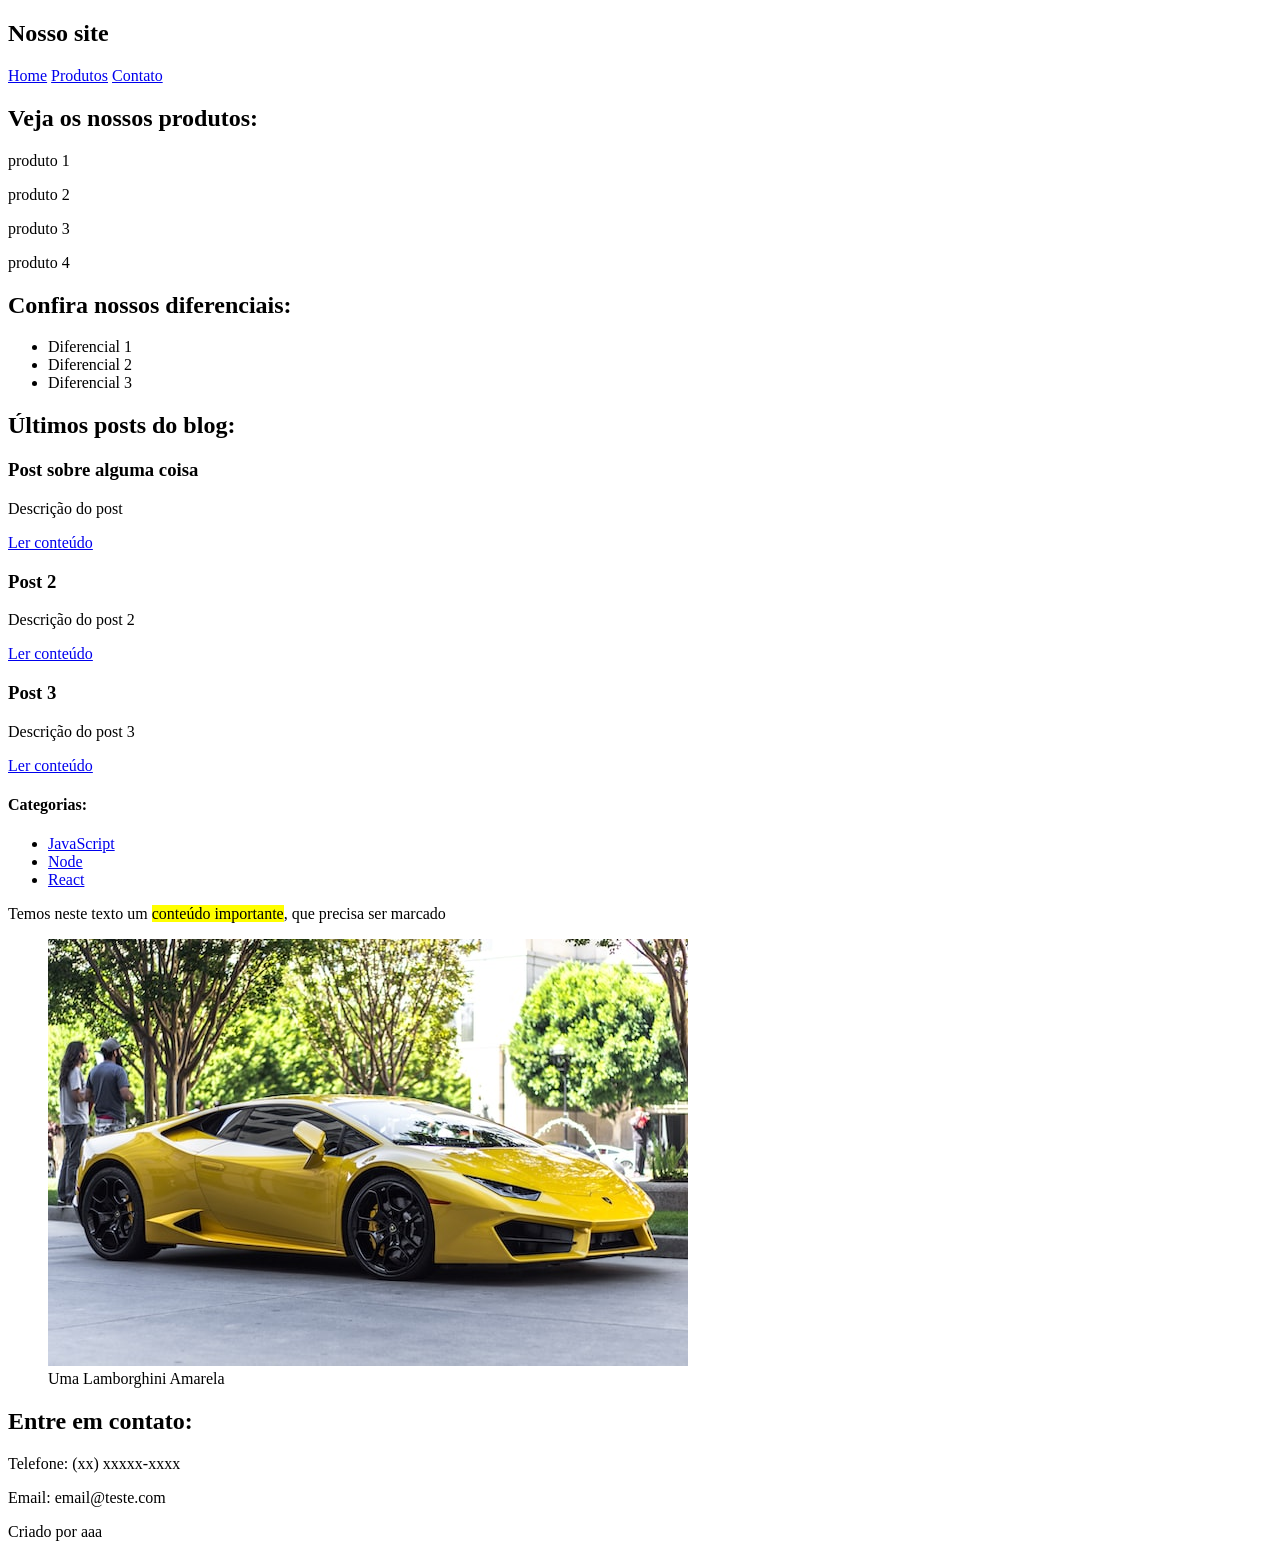
<file: 10_HTML_Semântico/index.html>
<!DOCTYPE html>
<html lang="en">
    <head>
        <meta charset="UTF-8">
        <meta name="viewport" content="width=device-width, initial-scale=1.0">
        <title>HTML SEMÂNTICO</title>
    </head>
    <body>
        <!-- exemplos elemetos não semânticos: div, span -->
        <!-- exemplos de elementos semânticos: main,section,article -->
        <!-- 3 header -->
        <header>
            <h2>Nosso site</h2>
            <!-- <ul>
                <li><a href="#">Home</a></li>
                <li><a href="#">Produtos</a></li>
                <li><a href="#">Contato</a></li>
            </ul> -->
            <!-- 5 nav (links de navegação) -->
            <nav>
                <a href="#">Home</a>
                <a href="#">Produtos</a>
                <a href="#">Contato</a>
            </nav>
        </header>
        <!-- 8 - main (contéudo principal) -->
        <main>
            <!-- 1 section (define uma seção/categorias) -->
            <section>
                <h2>Veja os nossos produtos:</h2>
                <p>produto 1</p>
                <p>produto 2</p>
                <p>produto 3</p>
                <p>produto 4</p>
            </section>
            <section>
                <h2>Confira nossos diferenciais:</h2>
                <ul>
                    <li>Diferencial 1</li>
                    <li>Diferencial 2</li>
                    <li>Diferencial 3</li>
                </ul>
            </section>
            <!-- Article utilizada para elementos informativos 
            (usado em:post de blog, comentários e card de produtos) conteúdo individual -->
            <!-- use o mdn em caso de duvidas -->
            <!-- 2 article -->
            <section>
                <h2>Últimos posts do blog:</h2>
                <article>
                    <h3>Post sobre alguma coisa</h3>
                    <p>Descrição do post</p>
                    <a href="#">Ler conteúdo</a>
                </article>
                <article>
                    <h3>Post 2</h3>
                    <p>Descrição do post 2</p>
                    <a href="#">Ler conteúdo</a>
                </article>
                <article>
                    <h3>Post 3</h3>
                    <p>Descrição do post 3</p>
                    <a href="#">Ler conteúdo</a>
                </article>
            </section>
        </main>
        <!-- 6 aside (conteúdo ao lado do principal/indiretamente relacionado ao conteúdo principal) -->
        <aside>
            <h4>Categorias:</h4>
            <ul>
                <li><a href="#">JavaScript</a></li>
                <li><a href="#">Node</a></li>
                <li><a href="#">React</a></li>
            </ul>
        </aside>
        <!-- 9 mark (substitui o span em texto com relevância)-->
        <p>Temos neste texto um <mark>conteúdo importante</mark>, que precisa ser marcado</p>
        <!-- 7 figure - figcaption -->
        <figure>
            <img src="img/lambo.jpg" alt="Lamborghini">
            <figcaption>Uma Lamborghini Amarela</figcaption>
        </figure>
        <!-- 4 footer -->
        <footer>
            <div>
                <h2>Entre em contato:</h2>
                <p>Telefone: (xx) xxxxx-xxxx</p>
                <p>Email: email@teste.com</p>
            </div>
            <p>Criado por aaa</p>
        </footer>
</body>
</html>
</file>
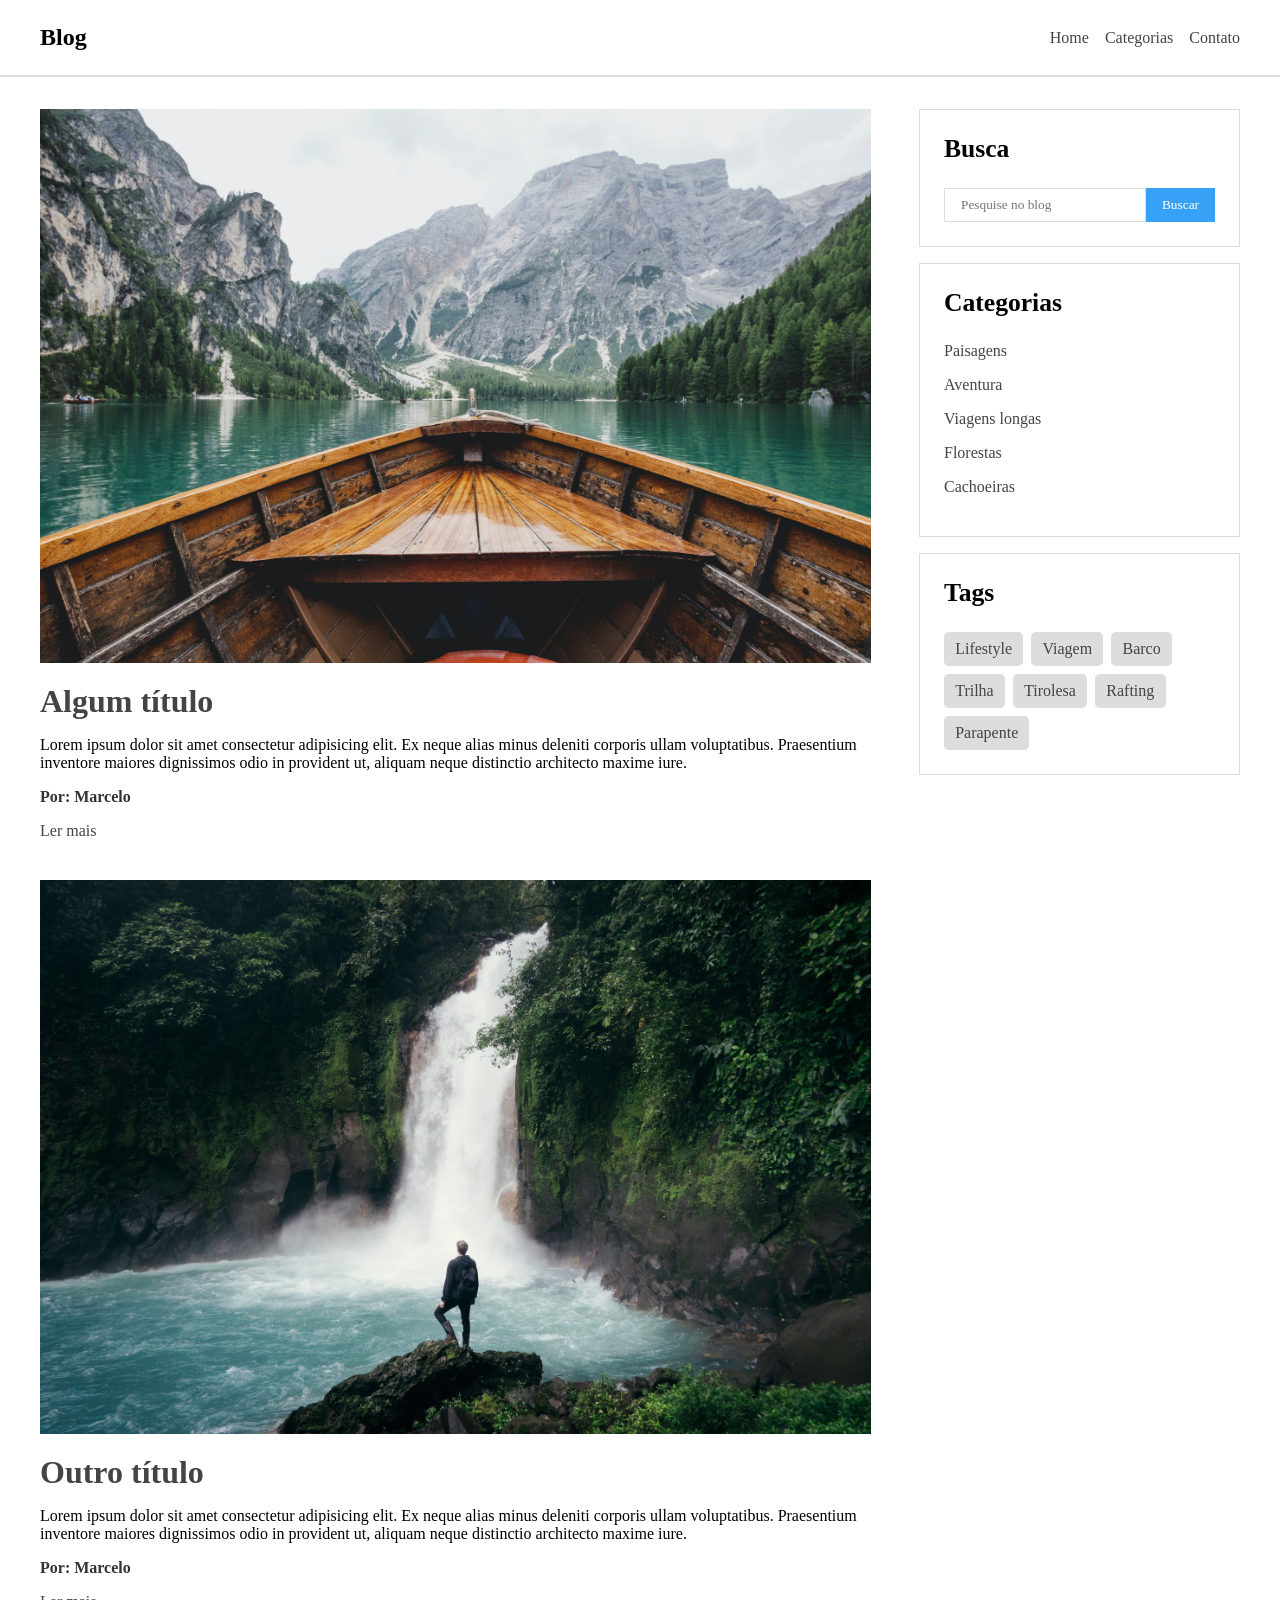
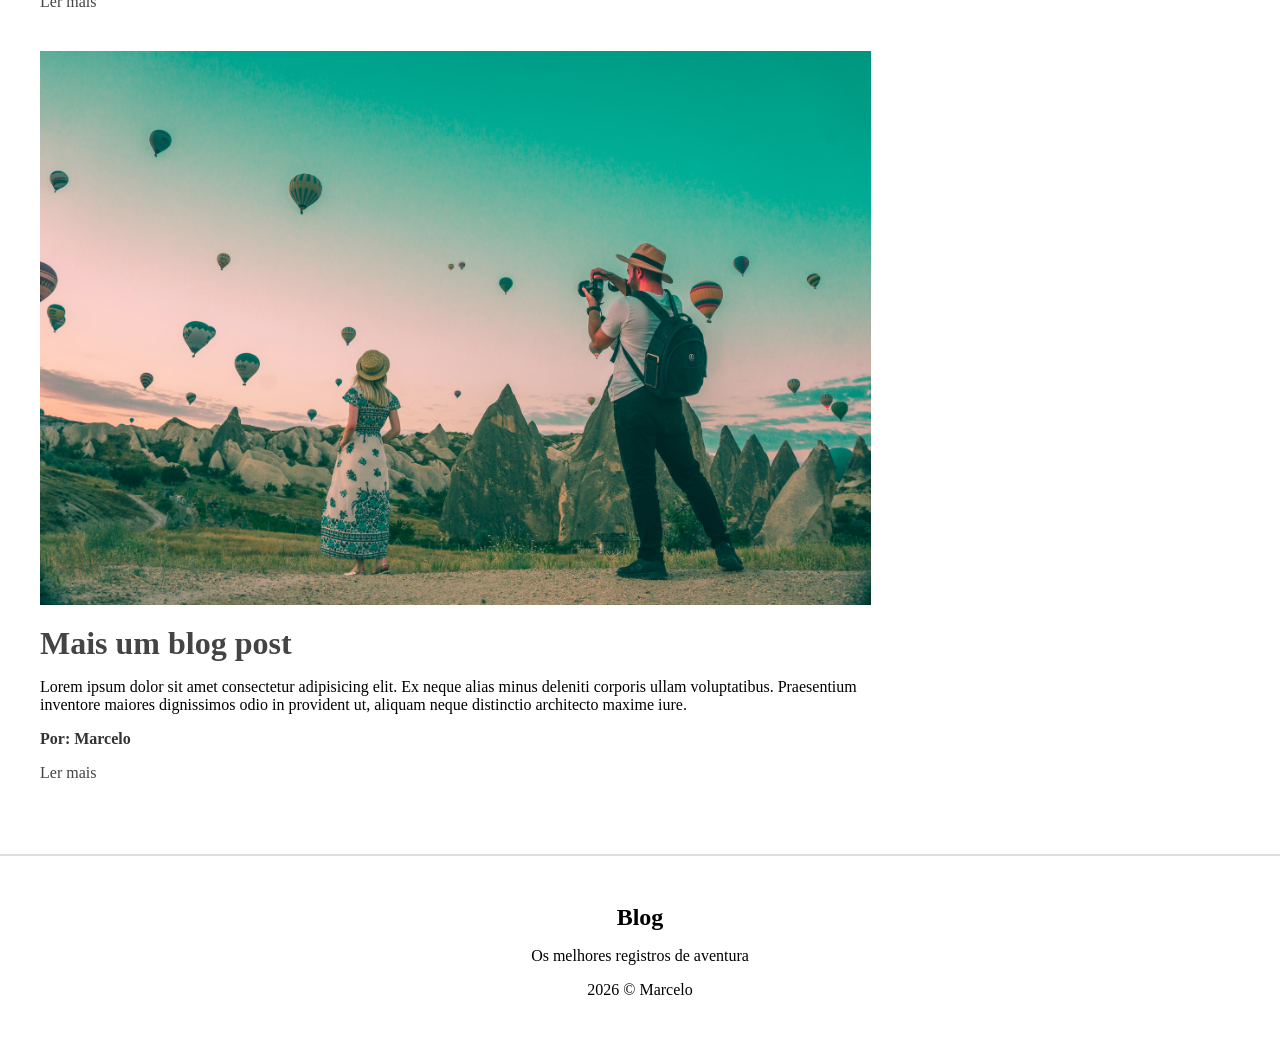
<file: 11_Blog_Semântico/index.html>
<!DOCTYPE html>
<html lang="en">
<head>
    <meta charset="UTF-8">
    <meta name="viewport" content="width=device-width, initial-scale=1.0">
    <title>Blog Semântico</title>
    <link rel="stylesheet" href="css/styles.css">
</head>
<body>
    <header>
        <nav id="navbar">
            <div id="navbar-inner">
                <h2>Blog</h2>
                <ul id="nav-links">
                    <li><a href="#">Home</a></li>
                    <li><a href="#">Categorias</a></li>
                    <li><a href="#">Contato</a></li>
                </ul>
            </div>
        </nav>
    </header>
    <div class="container">
        <main id="posts-container">
            <article class="post">
                <img src="img/f1.jpg" alt="Passeio de barco">
                <h3 class="title"><a href="#">Algum título</a></h3>
                <p class="description">Lorem ipsum dolor sit amet consectetur adipisicing elit. Ex neque alias minus deleniti corporis ullam voluptatibus. Praesentium inventore maiores dignissimos odio in provident ut, aliquam neque distinctio architecto maxime iure.</p>
                <p class="author">Por: Marcelo</p>
                <a href="#">Ler mais</a>
            </article>
            <article class="post">
                <img src="img/f2.jpg" alt="Cachoeira">
                <h3 class="title"><a href="#">Outro título</a></h3>
                <p class="description">Lorem ipsum dolor sit amet consectetur adipisicing elit. Ex neque alias minus deleniti corporis ullam voluptatibus. Praesentium inventore maiores dignissimos odio in provident ut, aliquam neque distinctio architecto maxime iure.</p>
                <p class="author">Por: Marcelo</p>
                <a href="#">Ler mais</a>
            </article>
            <article class="post">
                <img src="img/f3.jpg" alt="Balões">
                <h3 class="title"><a href="#">Mais um blog post</a></h3>
                <p class="description">Lorem ipsum dolor sit amet consectetur adipisicing elit. Ex neque alias minus deleniti corporis ullam voluptatibus. Praesentium inventore maiores dignissimos odio in provident ut, aliquam neque distinctio architecto maxime iure.</p>
                <p class="author">Por: Marcelo</p>
                <a href="#">Ler mais</a>
            </article>
            </main>
            <aside id="sidebar">
                <section id="search-bar">
                    <h4>Busca</h4>
                    <form>
                        <input type="text" placeholder="Pesquise no blog">
                        <input type="submit" value="Buscar">
                    </form>
                </section>
                <section id="categories">
                    <h4>Categorias</h4>
                    <nav>
                        <ul>
                            <li><a href="#">Paisagens</a></li>
                            <li><a href="#">Aventura</a></li>
                            <li><a href="#">Viagens longas</a></li>
                            <li><a href="#">Florestas</a></li>
                            <li><a href="#">Cachoeiras</a></li>
                        </ul>
                    </nav>
                </section>
                <section id="tags">
                    <h4>Tags</h4>
                    <div id="tags-container">
                        <a href="#">Lifestyle</a>
                        <a href="#">Viagem</a>
                        <a href="#">Barco</a>
                        <a href="#">Trilha</a>
                        <a href="#">Tirolesa</a>
                        <a href="#">Rafting</a>
                        <a href="#">Parapente</a>
                    </div>
                </section>
            </aside>
    </div>
    <footer id="footer">
        <h2>Blog</h2>
        <p>Os melhores registros de aventura</p>
        <p>2026 &copy; Marcelo</p>
    </footer>
</body>
</html>
</file>
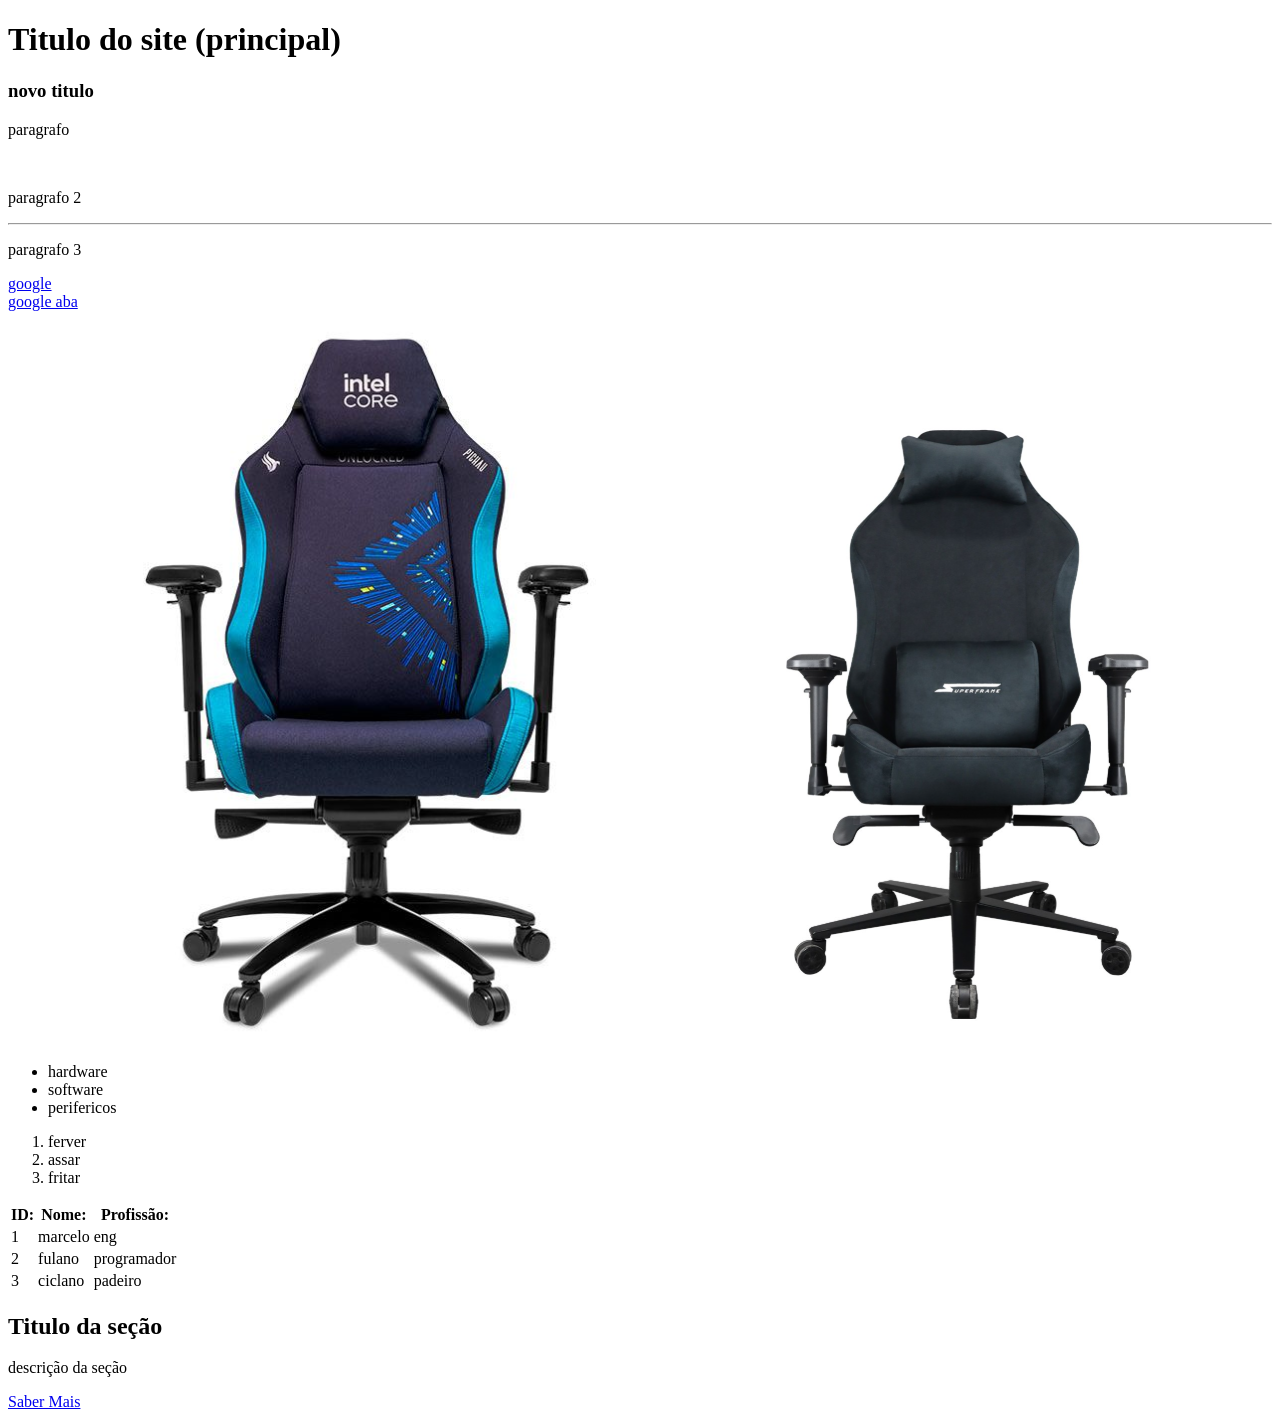
<file: 1_INTRO/index.html>
<!DOCTYPE html>
<html>
    <head>
    <title>HTML BASE</title>
    </head>
    <body>
      <h1>Titulo do site (principal) </h1>
      <h3>novo titulo</h3>  

      <p>paragrafo</p>
      <br/> <!-- quebra de linha -->
      <p>paragrafo 2</p>
      <hr/> <!-- #linha horizontal dividindo -->
      <p>paragrafo 3</p>

      <!-- link -->
      <a href="https://google.com.br">google</a> <!-- atributo -->
      <br/>
      <a href="https://google.com" target="_blank">google aba</a> <!--abrir nova aba-->
      <br/>

      <!-- imagem -->
      <img src="img/cadeira.png"/>
      <!-- atributo alt (importante p/ recomendação site/imagem perdida e etc)-->
      <img src="img/cadeira2.png" alt="cadeira numero 2">

      <!-- listas nao ordenadas -->
      <ul>
        <li>hardware</li>
        <li>software</li>
        <li>perifericos</li>
      </ul>
      <!-- lista ordenada (ex:passo a passo)-->
      <ol>
        <li>ferver</li>
        <li>assar</li>
        <li>fritar</li>
      </ol>

      <!-- tabelas -->
      <!-- table cria tabela, tr cria linha, th cria o cabeçalho, td os dados-->
      <table>
        <tr>
          <th>ID:</th>
          <th>Nome:</th>
          <th>Profissão:</th>
        </tr>
        <tr>
          <td>1</td>
          <td>marcelo</td>
          <td>eng</td>
        </tr>
        <td>2</td>
        <td>fulano</td>
        <td>programador</td>
        <tr>
        <td>3</td>
        <td>ciclano</td>
        <td>padeiro</td>
        </tr>
      </table>

      <!-- tag div (divisões e seções no site)-->
      <div>
        <h2>Titulo da seção</h2>
        <p>descrição da seção</p>
        <a href="#">Saber Mais</a>
      </div>
      
      


    </body>
</html>
</file>
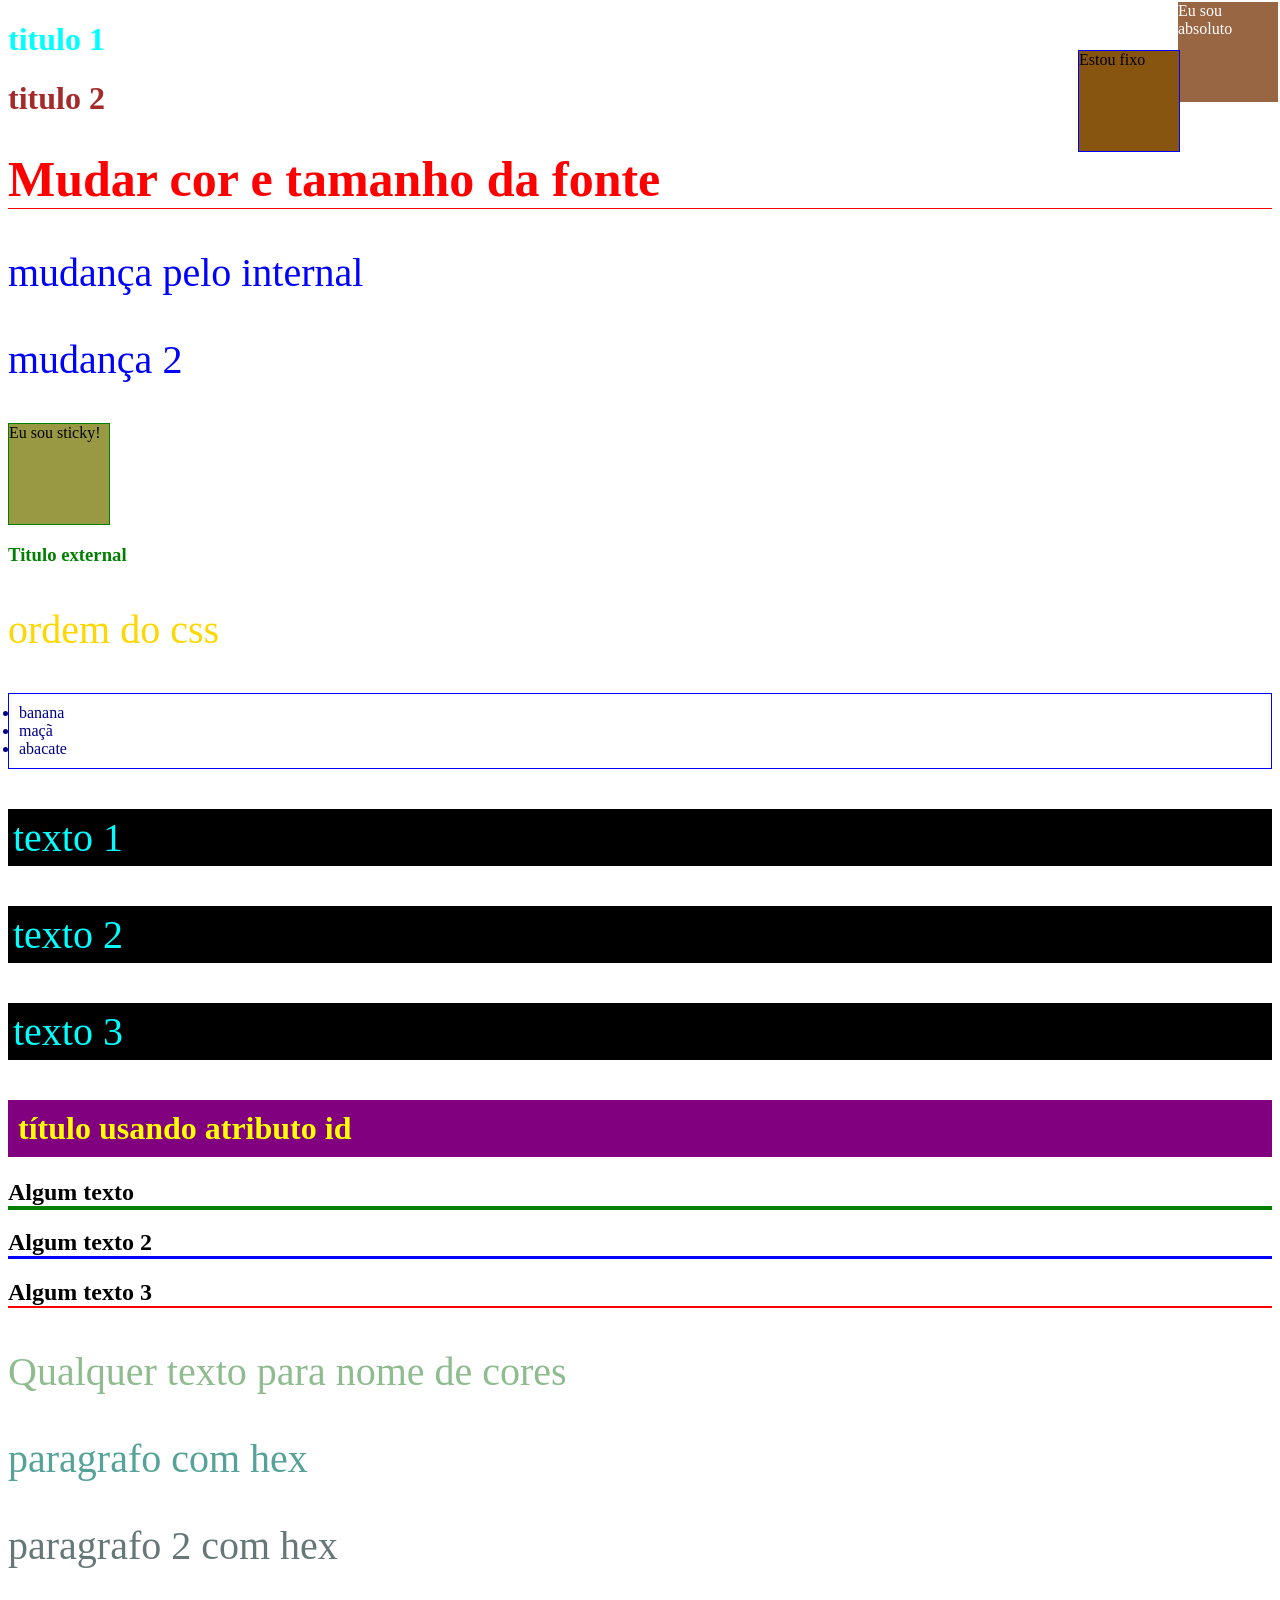
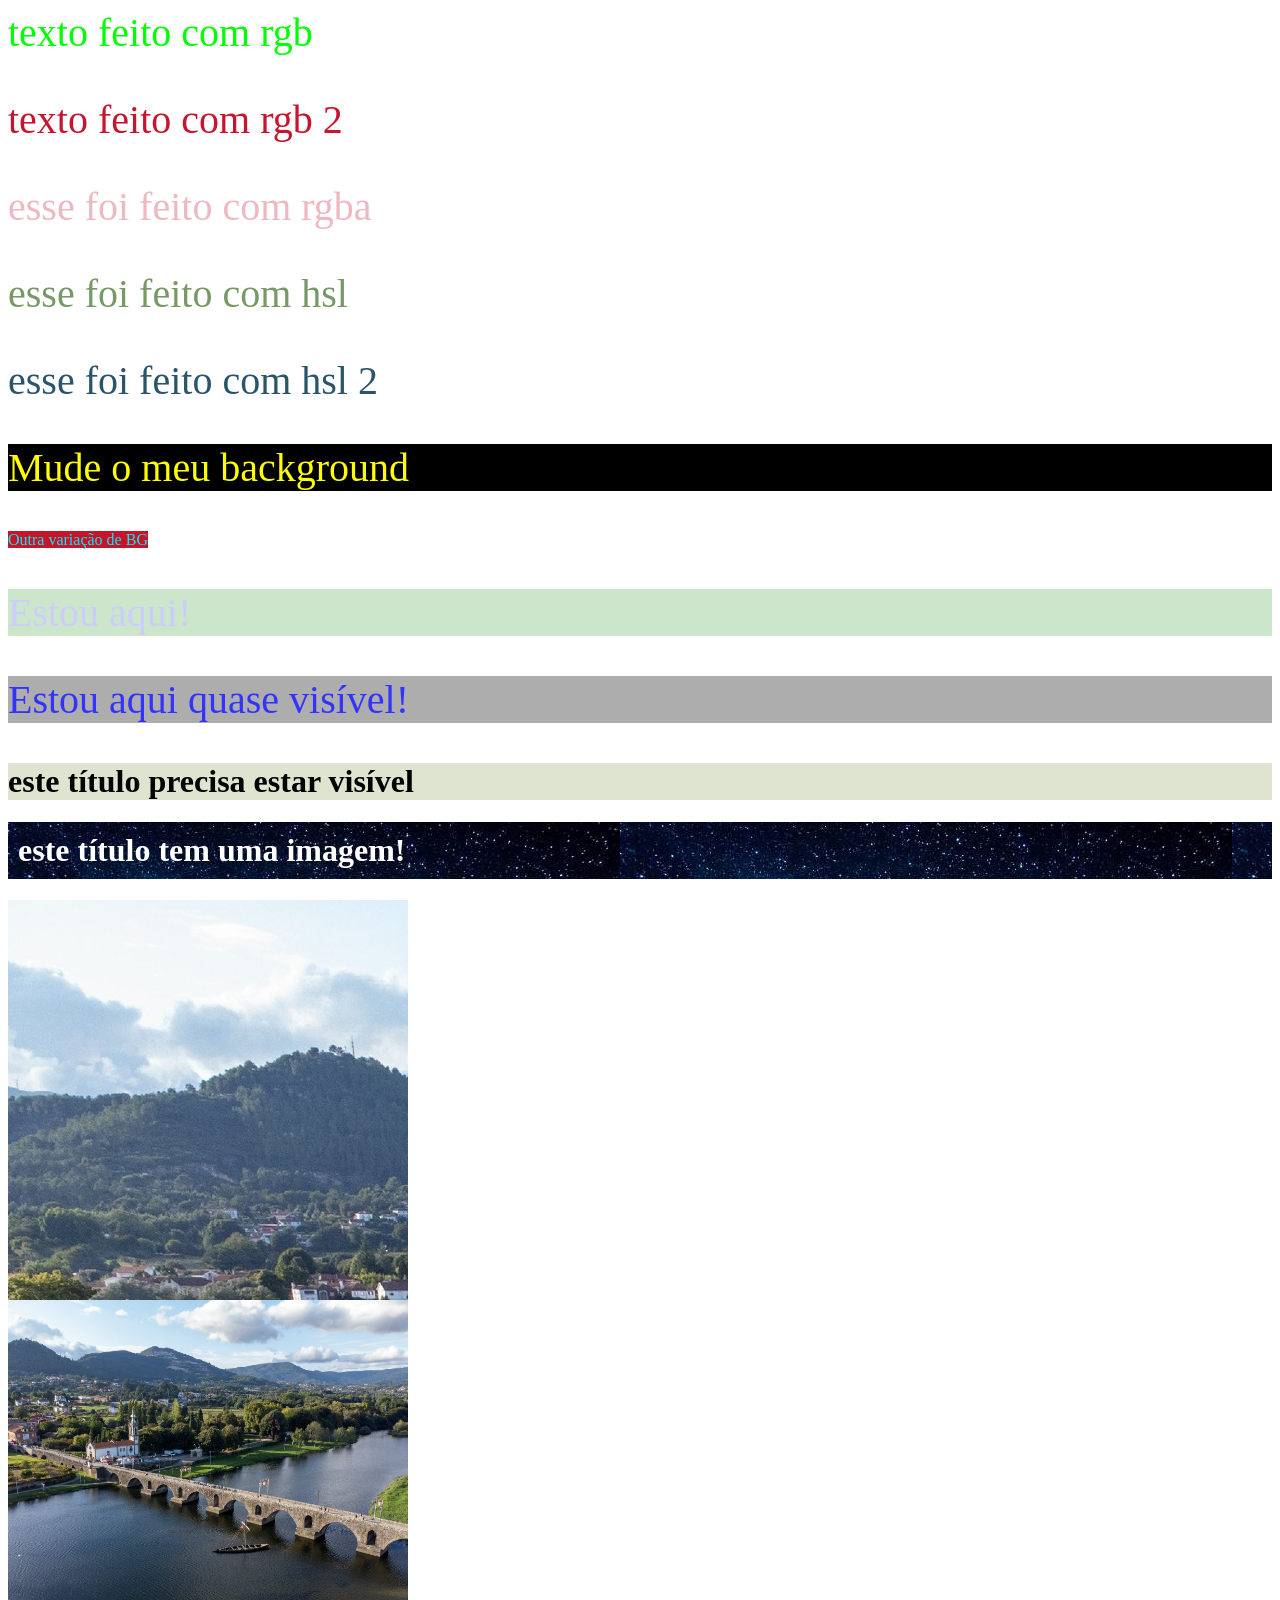
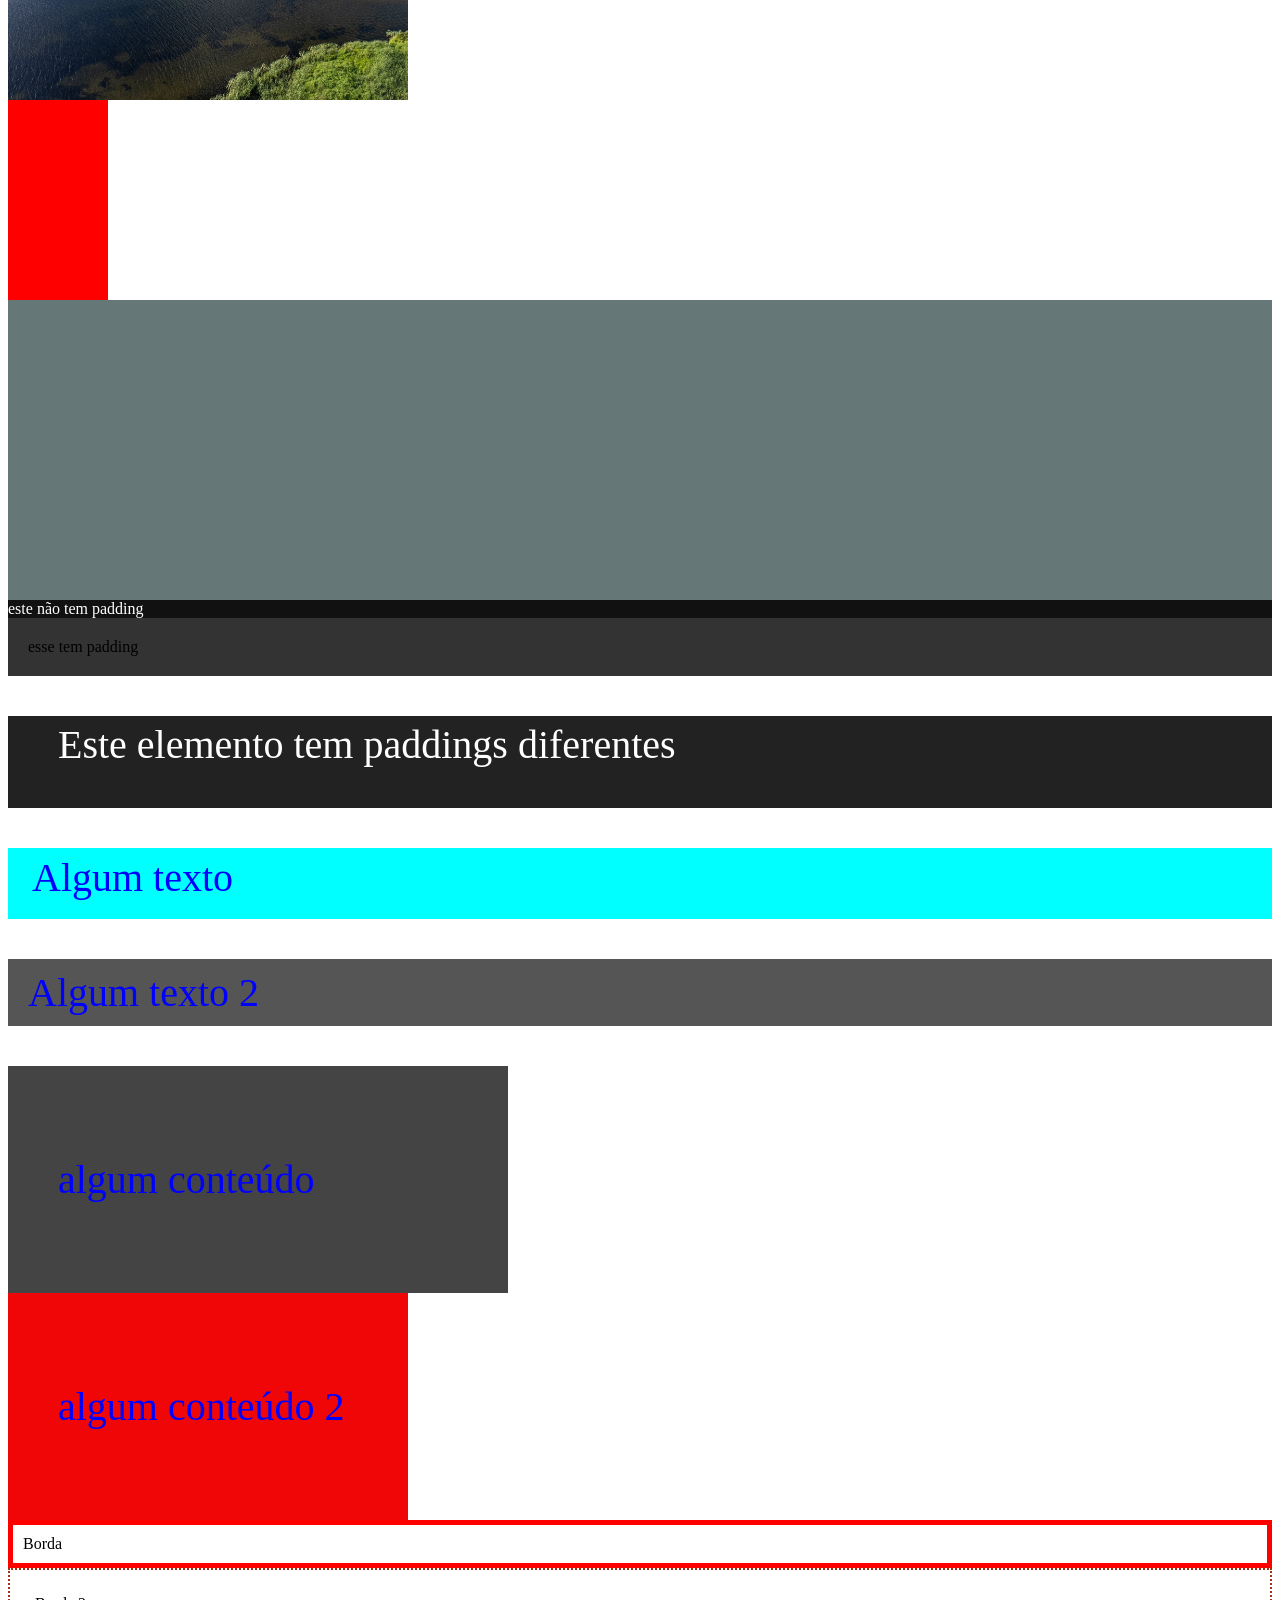
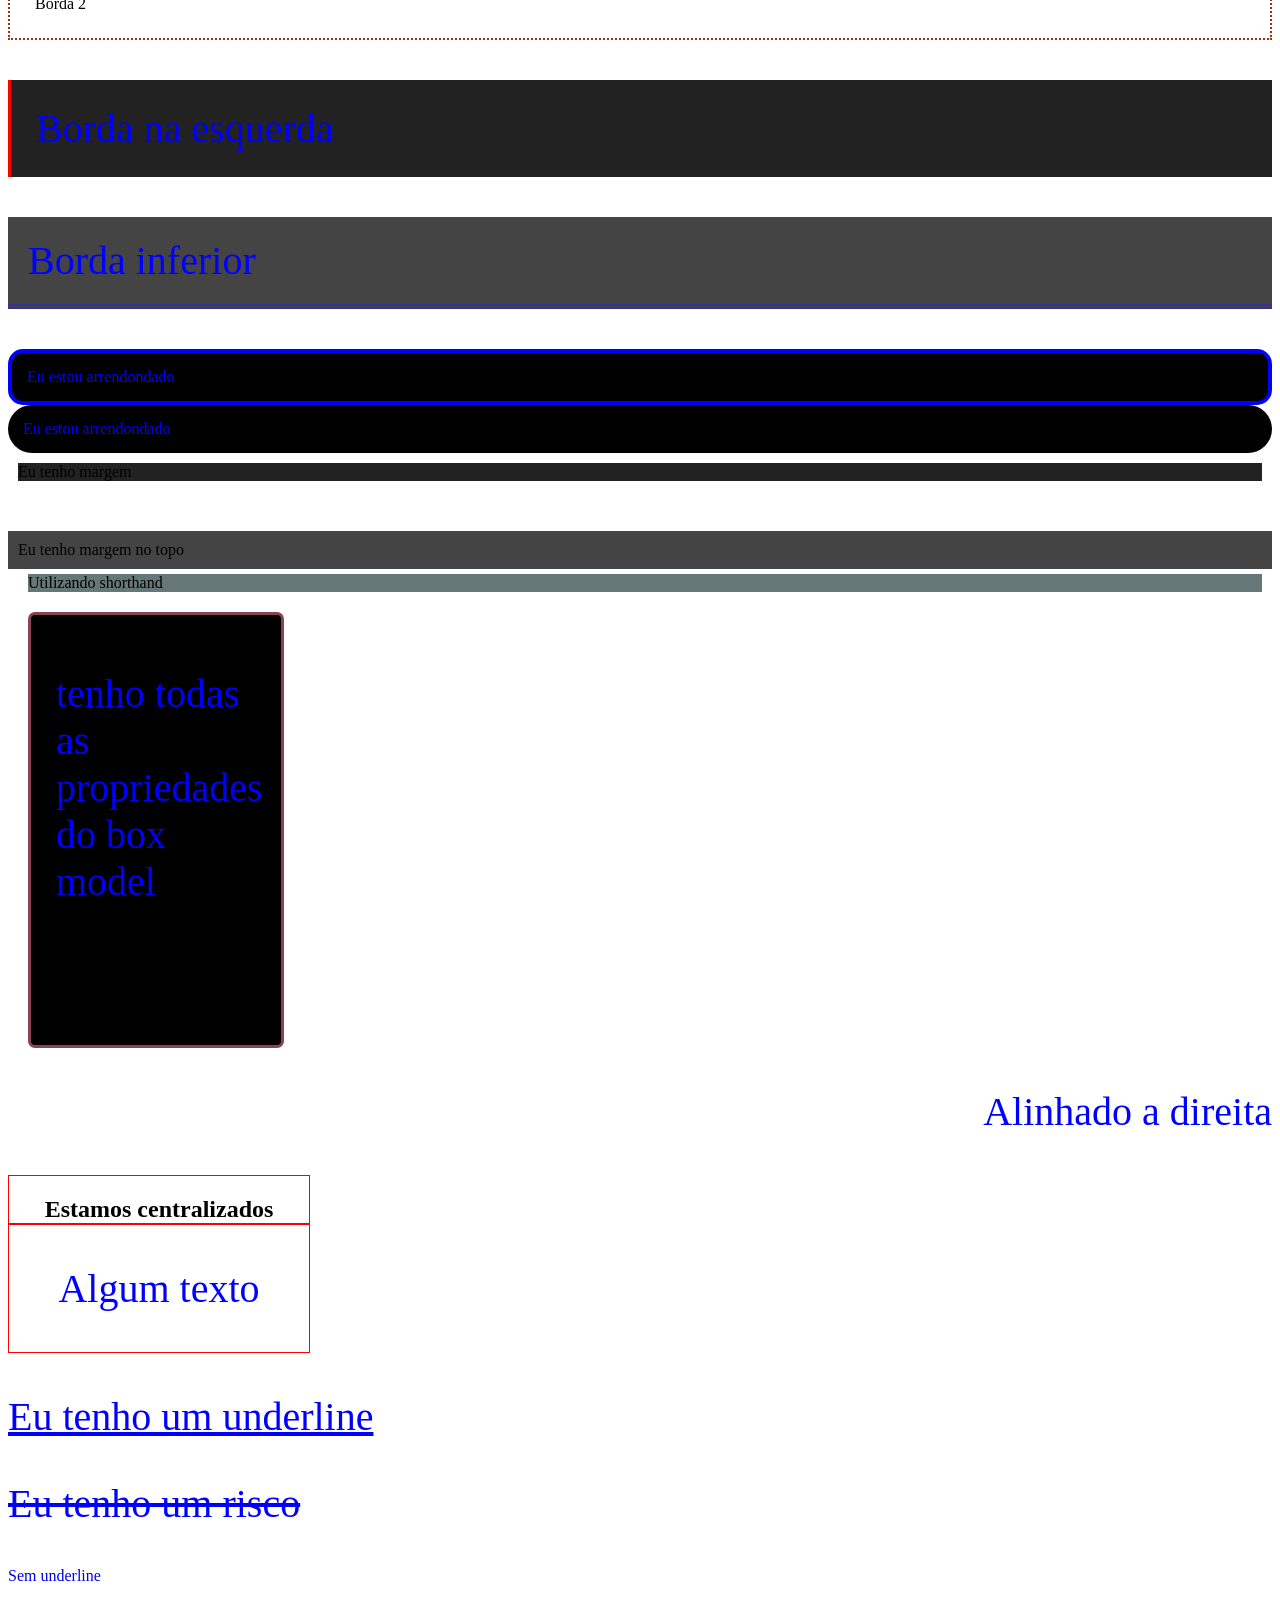
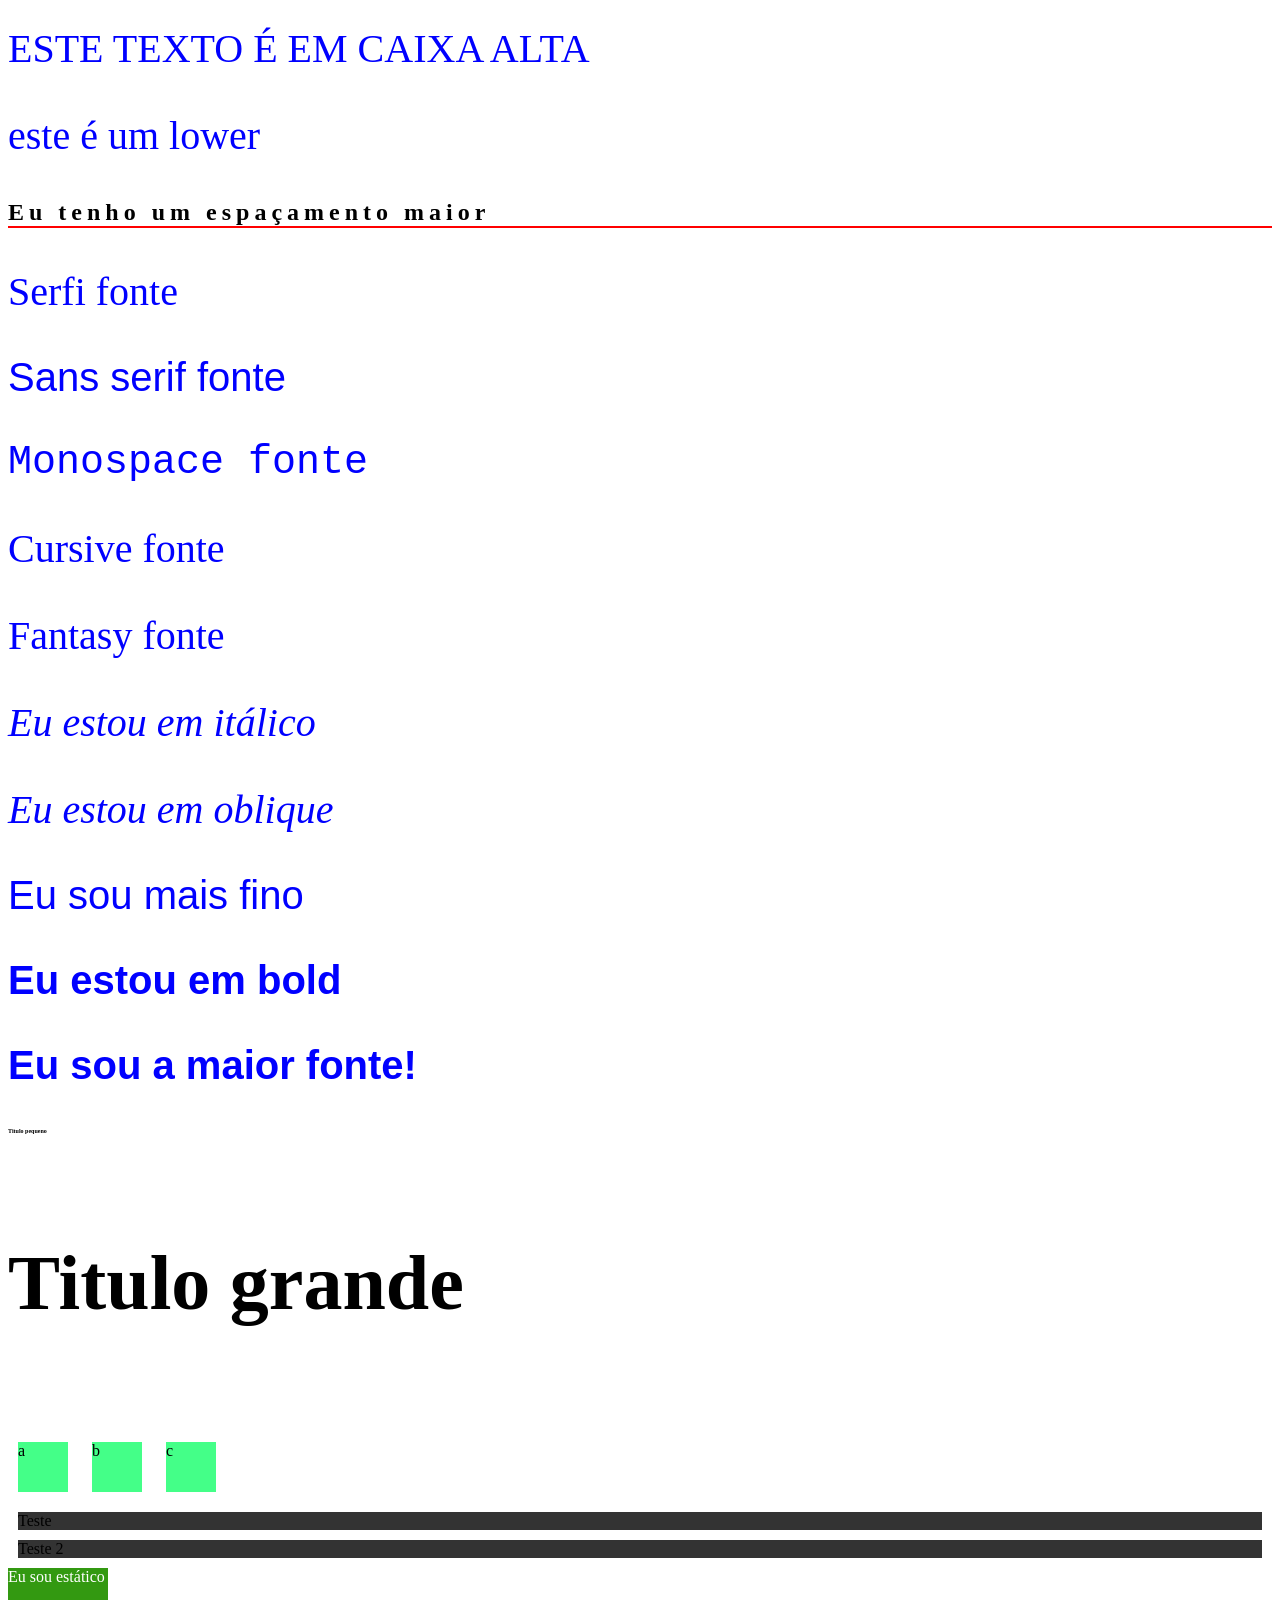
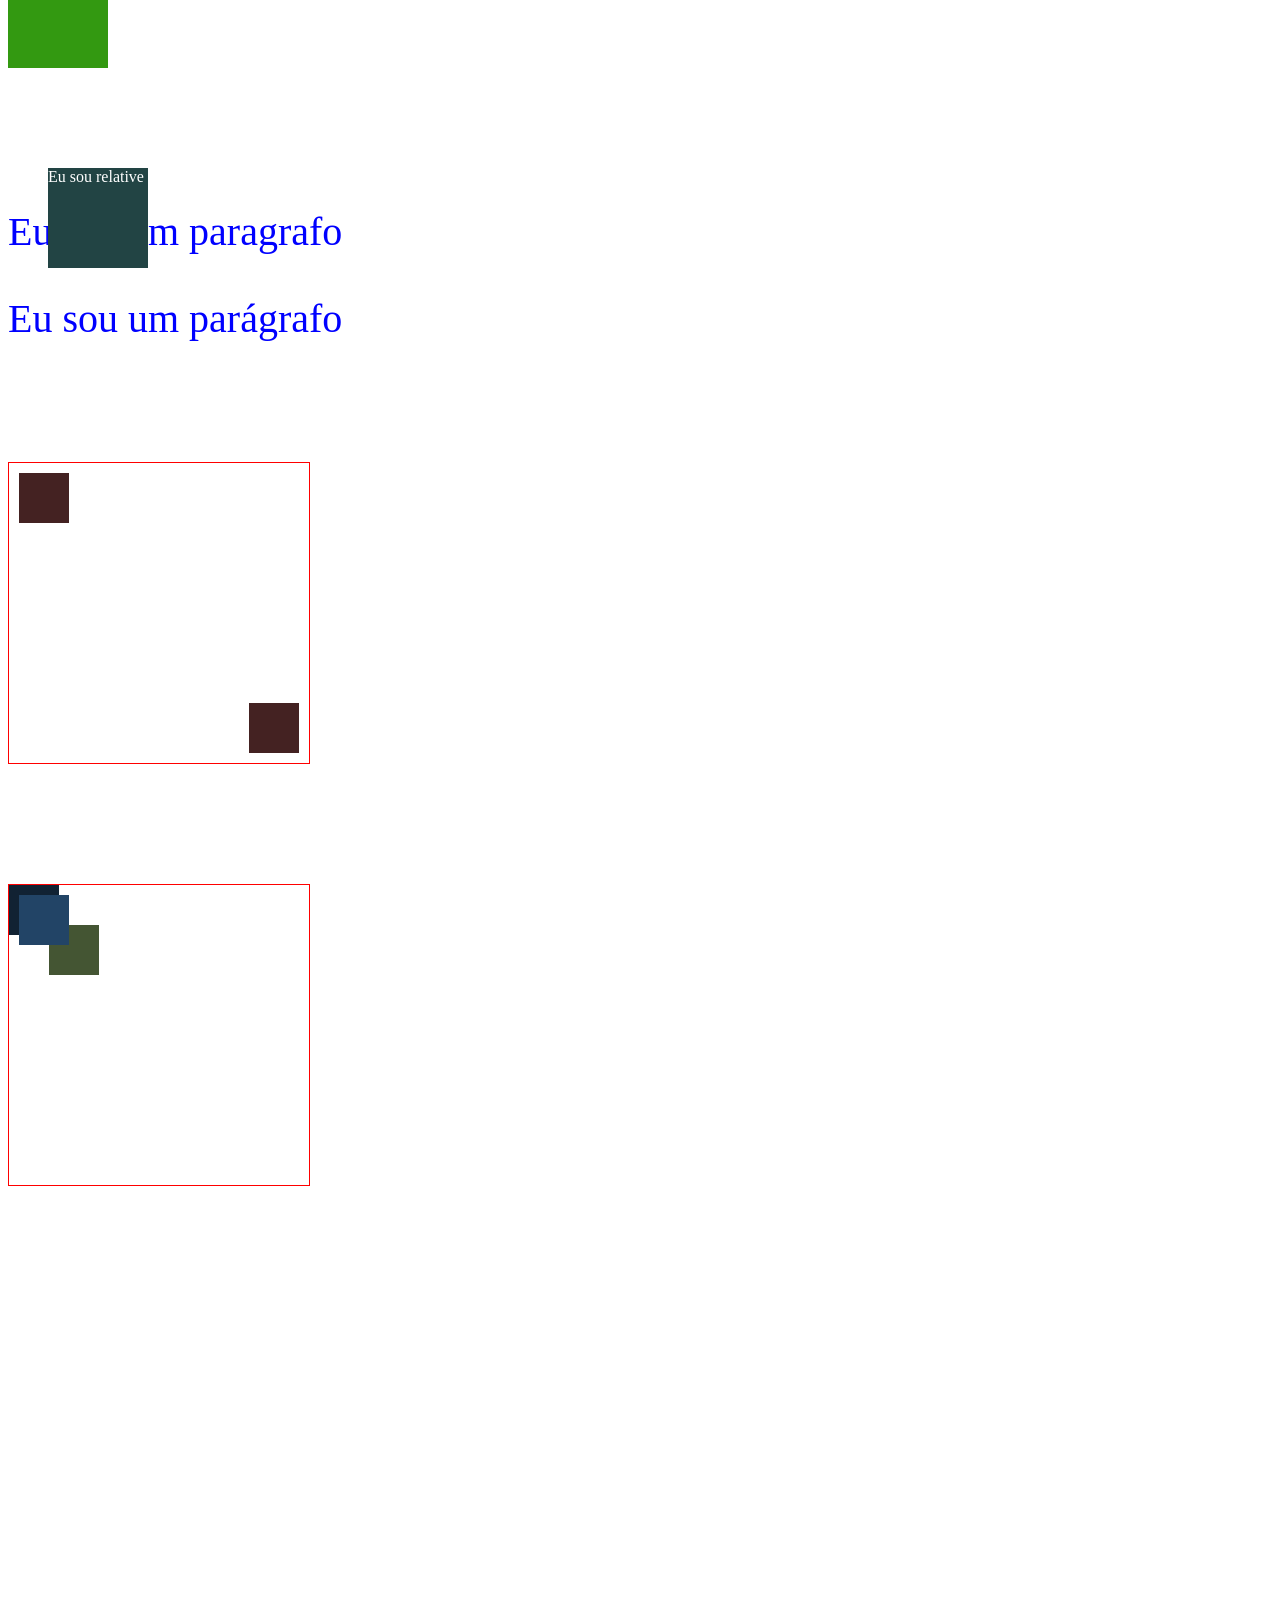
<file: 2_CSS/index.html>
<!DOCTYPE html>
<html lang="en">
<head>
    <meta charset="UTF-8">
    <meta name="viewport" content="width=device-width, initial-scale=1.0">
    <title>Document</title>
    <!-- 2 Internal CSS (mudança no head, pode alterar mais de uma tag de uma vez)-->
    <style>
        p{
            color: violet;
            font-size: 40px;
        }
    </style>
    <!-- 3 External CSS-->
    <link rel="stylesheet" href="css/styles.css">
    <link rel="stylesheet" href="css/lists.css">
</head>
<body>
    <!-- 1 css inline (adicionado por um atributo, só fica na tag)-->
    <h1 style="color:aqua">titulo 1</h1>
    <h1 style="color: brown;">titulo 2</h1>

    <!-- Multiplas regras (;)-->
    <h1 style="color: red; font-size: 50px; border-bottom: 1px solid red;">Mudar cor e tamanho da fonte</h1>

    <!-- 2 Internal CSS -->
    <p> mudança pelo internal</p>
    <p> mudança 2</p>

    <!-- position sticky -->
    <div class="sticky">
        <span>Eu sou sticky!</span>
    </div>

    <!-- 3 External CSS-->
    <h3>Titulo external</h3>
    
    <!-- 4 Colisão-->
    <!-- Caso tenha colisão 1°inline, 2°internal = external (conta o que ficar por ultimo no código)-->
    <!--exemplo:-->
    <p style="color: gold;">ordem do css</p>

    <!--multiplos arquivos css (external)-->
    <ul>
        <li>banana</li>
        <li>maçã</li>
        <li>abacate</li>
    </ul>

    <!-- classes 5 (elementos que se repetem)-->
    <p class="paragraph">texto 1</p>
    <p class="paragraph">texto 2</p>
    <p class="paragraph">texto 3</p>

    <!-- 6 id (elemento exclusivo)-->
    <h1 id="exclusive-title">título usando atributo id</h1>

    <!--ordem caso conflito -> id > class > seletor de tag -->
    <!-- multiplas regras ordem do css -->
    <h2 id="algum-titulo" class="titulo">Algum texto</h2>
    <h2 class="titulo">Algum texto 2</h2>
    <h2>Algum texto 3</h2>

    <!-- 7 Cores -->

    <!-- cores com nome -->
    <p class="colorname">Qualquer texto para nome de cores</p>

    <!-- hex #com 6 digitos/ os primeiros represetam vermelho, depois verde, depois azul/ de 0 a F, sendo 0 mais escuro e F mais claro -->
    <p class="hex">paragrafo com hex</p>
    <p class="hex2">paragrafo 2 com hex</p>

    <!-- rgb (0-255,0-255,0-255)/ 0 mais escuro, 255 mais claro -->
    <p class="rgb">texto feito com rgb</p>
    <p class="mixed-rgb">texto feito com rgb 2</p>

    <!-- rgba (altera opacidade 0 a 1)/ (0-255,0-255,0-255,0-1) -->
    <p class="rgba">esse foi feito com rgba</p>

    <!-- utilização hex > rgb > hsl > nome de cor -->
    <!-- hsl(0-255,0-100%,0-100%) -->
    <p class="hsl">esse foi feito com hsl</p>
    <p class="hsl2">esse foi feito com hsl 2</p>

    <!-- background-color -->
    <p class="bg">Mude o meu background</p>
    <he class="bg2">Outra variação de BG</he>

    <!-- opacidade do bg -->
    <div class="bg-opacity">
        <p>Estou aqui!</p>
    </div>

    <div class="bg-opacity2">
        <p>Estou aqui quase visível!</p>
    </div>

    <!-- rgb com opacidade -->
    <div class="rgba-opacity">
        <h1>este título precisa estar visível</h1>
    </div>

    <!-- 8 imagem e espaçamento e box model-->

    <!-- bg image -->
    <h1 class="bg-image">este título tem uma imagem!</h1>

    <!-- centralizar imagem de background -->
    <div class="not-centered-bg"></div>
    <div class="centered-bg"></div>

    <!-- largura e altura -->
    <div class="height-width"></div>
    <div class="height-width-2"></div>

    <!-- padding (borda) -->
    <div class="without-padding">este não tem padding</div>
    <div class="padding">esse tem padding</div>

    <!-- padding individual (customizar de um lado) -->
    <p class="padding-individual">Este elemento tem paddings diferentes</p>

    <!-- shorthand (alterar nas 4 direções) -->
    <p class="shorthand-padding">Algum texto</p>
    <p class="shorthand-padding-2">Algum texto 2</p>

    <!-- padding e width (respeitar o tamanho do elemento) -->
    <div class="without-border-box">
        <p>algum conteúdo</p>
    </div>
    <div class="border-box">
        <p>algum conteúdo 2</p>
    </div>

    <!-- Border  -->
    <div class="border">Borda</div>
    <div class="border-2">Borda 2</div>

    <!-- Borda individuaç -->
    <p class="border-left">Borda na esquerda</p>
    <p class="border-bottom">Borda inferior</p>

    <!-- Borda arredondada -->
    <div class="rounded-p">Eu estou arrendondado</div>
    <div class="rounded-p-2">Eu estou arrendondado</div>

    <!-- margem (espaçamento externo de fora dos elementos)-->
    <div class="margin">Eu tenho margem</div>
    <div class="margin-top">Eu tenho margem no topo</div>
    <div class="margin-shorthand">Utilizando shorthand</div>

    <!-- elementos do box model juntos -->
    <div class="box-model">
        <p>tenho todas as propriedades do box model</p>
    </div>

    <!-- 9 Texto -->
    <!-- Alinhamento de texto  (padrão alinhado na esqueda)-->
    <p class="text-aligned">Alinhado a direita</p>
    <div class="container-center">
        <h2>Estamos centralizados</h2>
        <p>Algum texto</p>
    </div>

    <!-- decoração de texto -->
    <p class="underline">Eu tenho um underline</p>
    <p class="line-trough">Eu tenho um risco</p>
    <a href="#" class="remove-underline">Sem underline</a>

    <!-- transformação de texto (deixar o html deixar um texto em letra maiuscula uppercase) -->
    <p class="upper">Este texto é em caixa alta</p>
    <p class="lower">ESTE É UM LOWER</p>

    <!-- espaçamento de letras -->
    <h2 class="spacing">Eu tenho um espaçamento maior</h2>

    <!-- fontes -->
    <p class="serfi">Serfi fonte</p>
    <p class="sans-serif">Sans serif fonte</p> 
    <p class="monospace">Monospace fonte</p>
    <p class="cursive">Cursive fonte</p>
    <p class="fantasy">Fantasy fonte</p>

    <!-- Estilos de fonte (normal,italic e oblique)-->
    <p class="italic">Eu estou em itálico</p>
    <p class="oblique">Eu estou em oblique</p>

    <!-- Font weight (mais fino ou grossa obs:nem todas fontes tem essas variações) -->
    <p class="thin">Eu sou mais fino</p>
    <p class="bold">Eu estou em bold</p>
    <p class="bolder">Eu sou a maior fonte!</p>

    <!-- Font Size (tamanho) -->
    <h4 class="small">Titulo pequeno</h4>
    <h4 class="big">Titulo grande</h4>

    <!-- 10 posições -->

    <!-- display (transformar blocos em inline e vice-versa) -->
    <div class="inline-box">a</div>
    <div class="inline-box">b</div>
    <div class="inline-box">c</div>
    <span class="block">Teste</span>
    <span class="block">Teste 2</span>

    <!-- esconder elementos -->
    <p class="invisible">Me encontre se puder</p>

    <!-- posições dos elementos-->
    <!-- position static (valor padrão static/ obs: top,left, right e bottom não altera) -->
    <div class="static">
        <span>Eu sou estático</span>
    </div>

    <!-- posição relativa -->
    <div class="relative">
        <span>Eu sou relative</span>
    </div>
    <p>Eu sou um paragrafo</p>

    <!-- posição absoluta (movido tela toda e precisa de ajuste)-->
    <div class="absolute">
        <span>Eu sou absoluto</span>
    </div>
    <p>Eu sou um parágrafo</p>

    <!-- relative com absolute (colocando em um container) -->
    <div class="relative-container">
        <div class="absolute-1"></div>
        <div class="absolute-2"></div>
    </div>

    <!-- position fixed (muito usado em barra de navegação fixa)-->
    <div class="fixed">
        <span>Estou fixo</span>
    </div>

    <!-- position stick (fixo, mas volta a posição original) -->

    <!-- z-index (elementos colidem na pagina) -->
    <div class="relative-container">
        <div class="absolute-3"></div>
        <div class="absolute-4"></div>
        <div class="absolute-5"></div>
    </div>

</body>
</html>
</file>
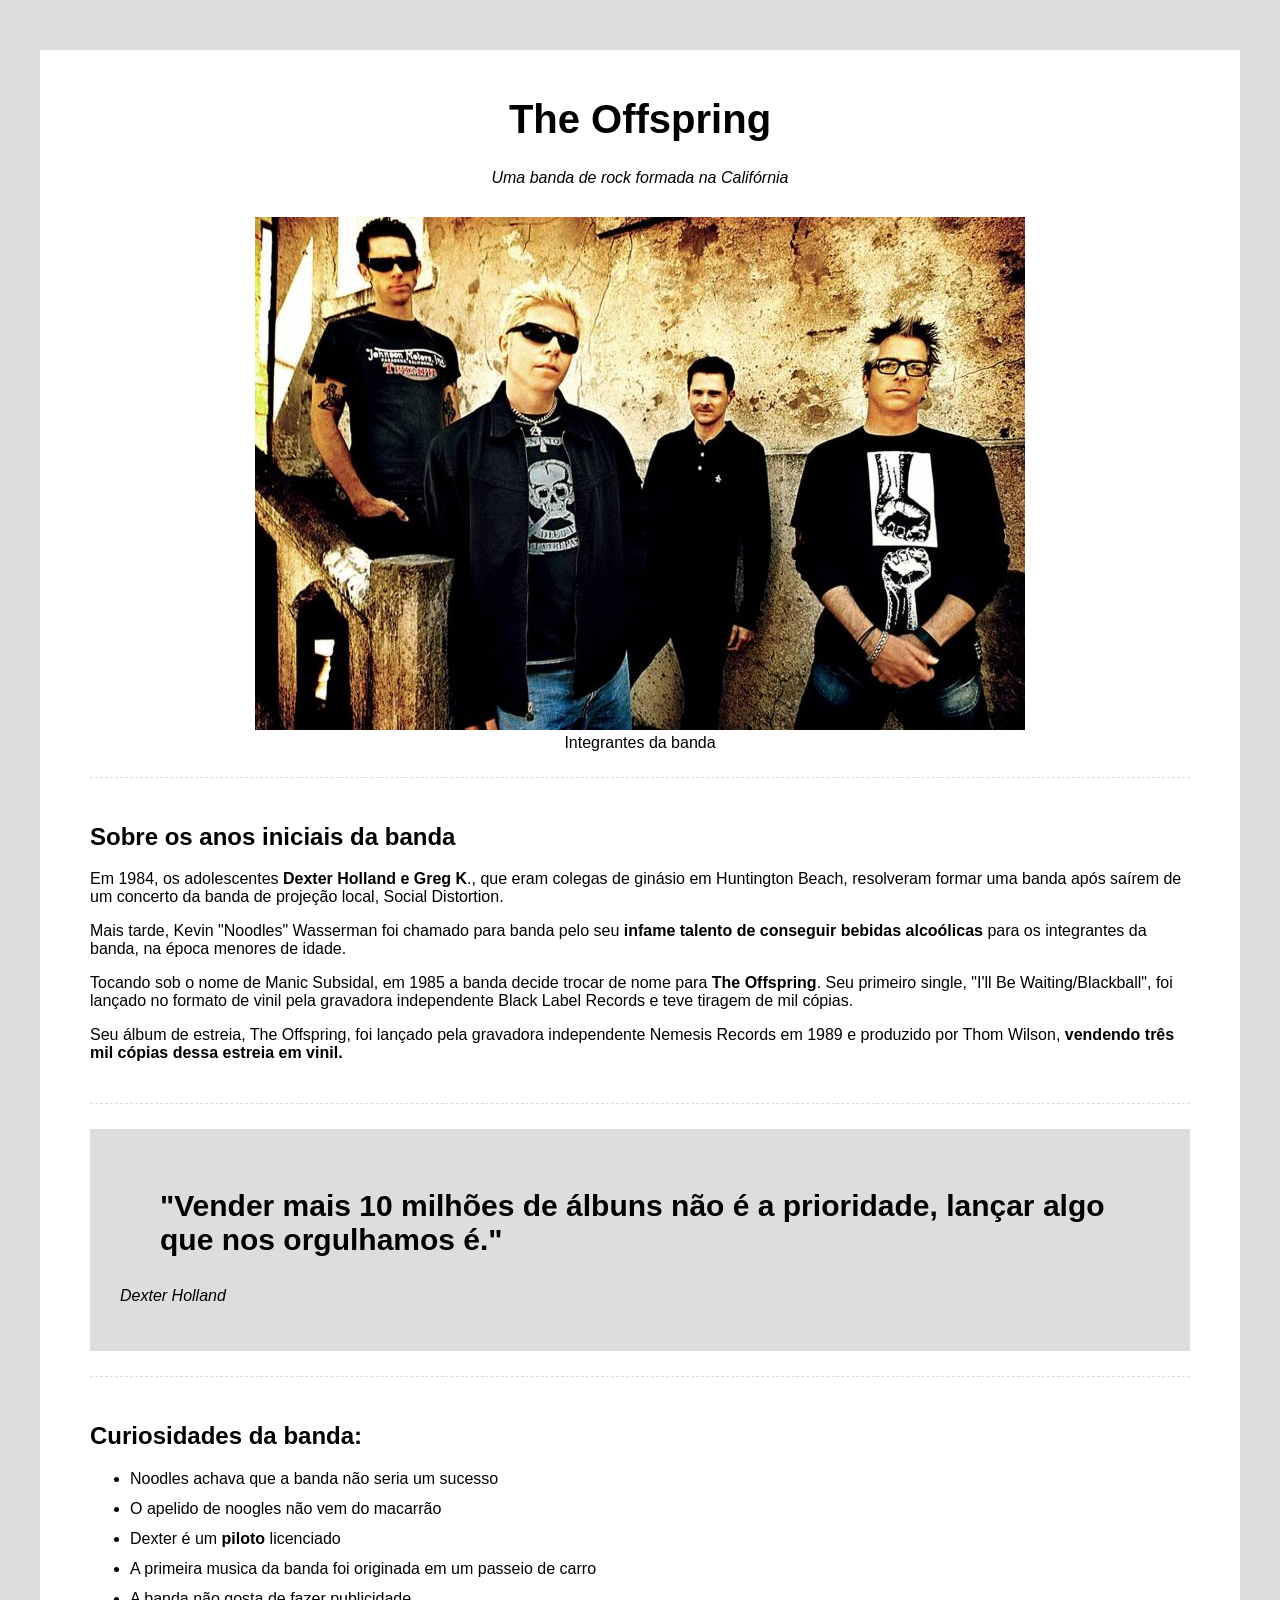
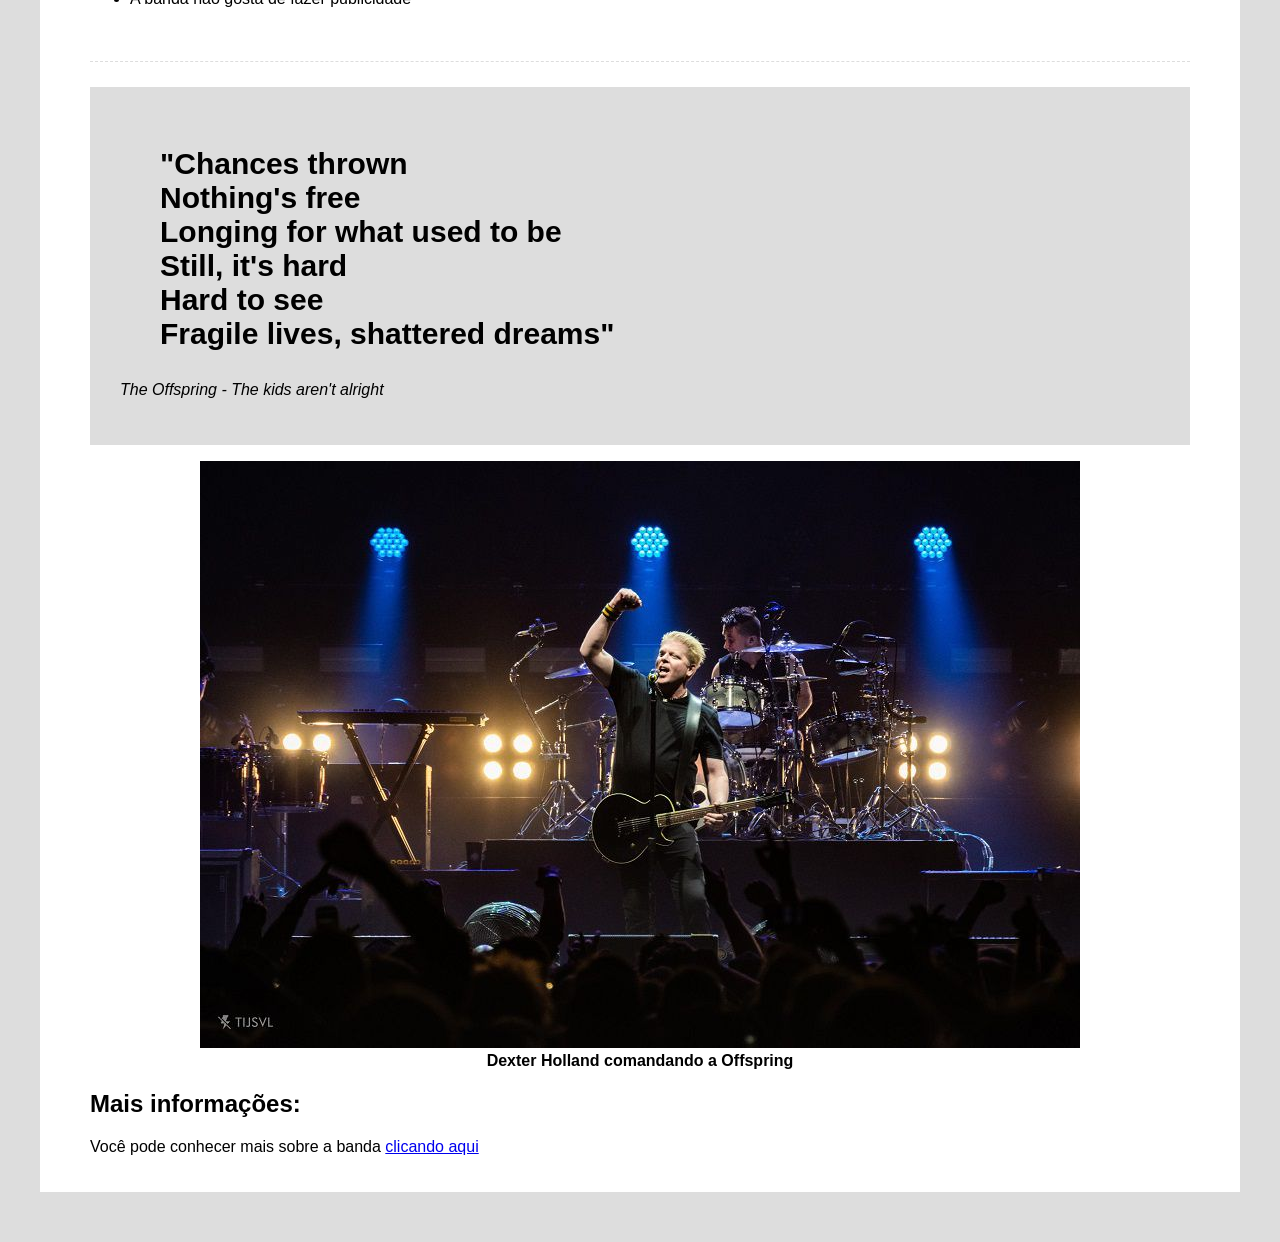
<file: 3_Projeto_Tributo/index.html>
<!DOCTYPE html>
<html lang="en">
<head>
    <meta charset="UTF-8">
    <meta name="viewport" content="width=device-width, initial-scale=1.0">
    <title>Tributo: The Offspring</title>
    <link rel="stylesheet" href="css/styles.css">
</head>
<body>
    <div class="container">
        <!-- header -->
        <div class="header">
            <h1 class="main-title">The Offspring</h1>
            <p class="main-paragraph">Uma banda de rock formada na Califórnia</p>
        </div>
        <!-- imagem de destaque -->
        <div class="featured-image">
            <figure> <!-- imagem com descrição -->
                <img src="img/offspring_1.jpg" alt="A banda The Offspring">
                <figcaption>Integrantes da banda</figcaption>
            </figure>
        </div>
        <!-- Biografia -->
        <div class="biography-container">
            <h2>Sobre os anos iniciais da banda</h2>
            <p>
              Em 1984, os adolescentes
              <span class="bold">Dexter Holland e Greg K</span>., que eram colegas
              de ginásio em Huntington Beach, resolveram formar uma banda após
              saírem de um concerto da banda de projeção local, Social Distortion.
            </p>
            <p>
              Mais tarde, Kevin "Noodles" Wasserman foi chamado para banda pelo seu
              <span class="bold"
                >infame talento de conseguir bebidas alcoólicas</span
              >
              para os integrantes da banda, na época menores de idade.
            </p>
            <p>
              Tocando sob o nome de Manic Subsidal, em 1985 a banda decide trocar de
              nome para <span class="bold">The Offspring</span>. Seu primeiro
              single, "I'll Be Waiting/Blackball", foi lançado no formato de vinil
              pela gravadora independente Black Label Records e teve tiragem de mil
              cópias.
            </p>
            <p>
              Seu álbum de estreia, The Offspring, foi lançado pela gravadora
              independente Nemesis Records em 1989 e produzido por Thom Wilson,
              <span class="bold">
                vendendo três mil cópias dessa estreia em vinil.</span
              >
            </p>
        </div>
        <!-- Container de citação -->
        <div class="quotes-container">
            <!-- quando vai fazer citação -->
            <blockquote>
                "Vender mais 10 milhões de álbuns não é a prioridade, lançar algo que nos orgulhamos é."
            </blockquote>
            <p>Dexter Holland</p>
        </div>
            <!-- Curiosidades -->
            <div class="curiosities-container">
            <h2>Curiosidades da banda:</h2>
            <ul>
                <li>Noodles achava que a banda não seria um sucesso</li>
                <li>O apelido de noogles não vem do macarrão</li>
                <li>Dexter é um <span class="bold">piloto</span> licenciado</li>
                <li>A primeira musica da banda foi originada em um passeio de carro</li>
                <li>A banda não gosta de fazer publicidade</li>
            </ul>
            </div>
        <!-- Segunda citação -->
        <div class="quotes-container">
        <blockquote>
            "Chances thrown <br />
            Nothing's free <br />
            Longing for what used to be <br />
            Still, it's hard <br />
            Hard to see <br />
            Fragile lives, shattered dreams"
        </blockquote>
        <p>The Offspring - The kids aren't alright</p>
        </div>
        <!-- Segunda imagem -->
        <div class="img-bold">
            <figure>
                <img src="img/offspring_2.jpeg" alt="The Offspring em um show">
                <figcaption>Dexter Holland comandando a Offspring</figcaption>
            </figure>
        </div>
        <!-- Mais informações -->
        <div class="moreinfo-container">
            <h2>Mais informações:</h2>
            <p>Você pode conhecer mais sobre a banda <a href="https://pt.wikipedia.org/wiki/The_Offspring">clicando aqui</a></p>
        </div>
    </div>
</body>
</html>
</file>
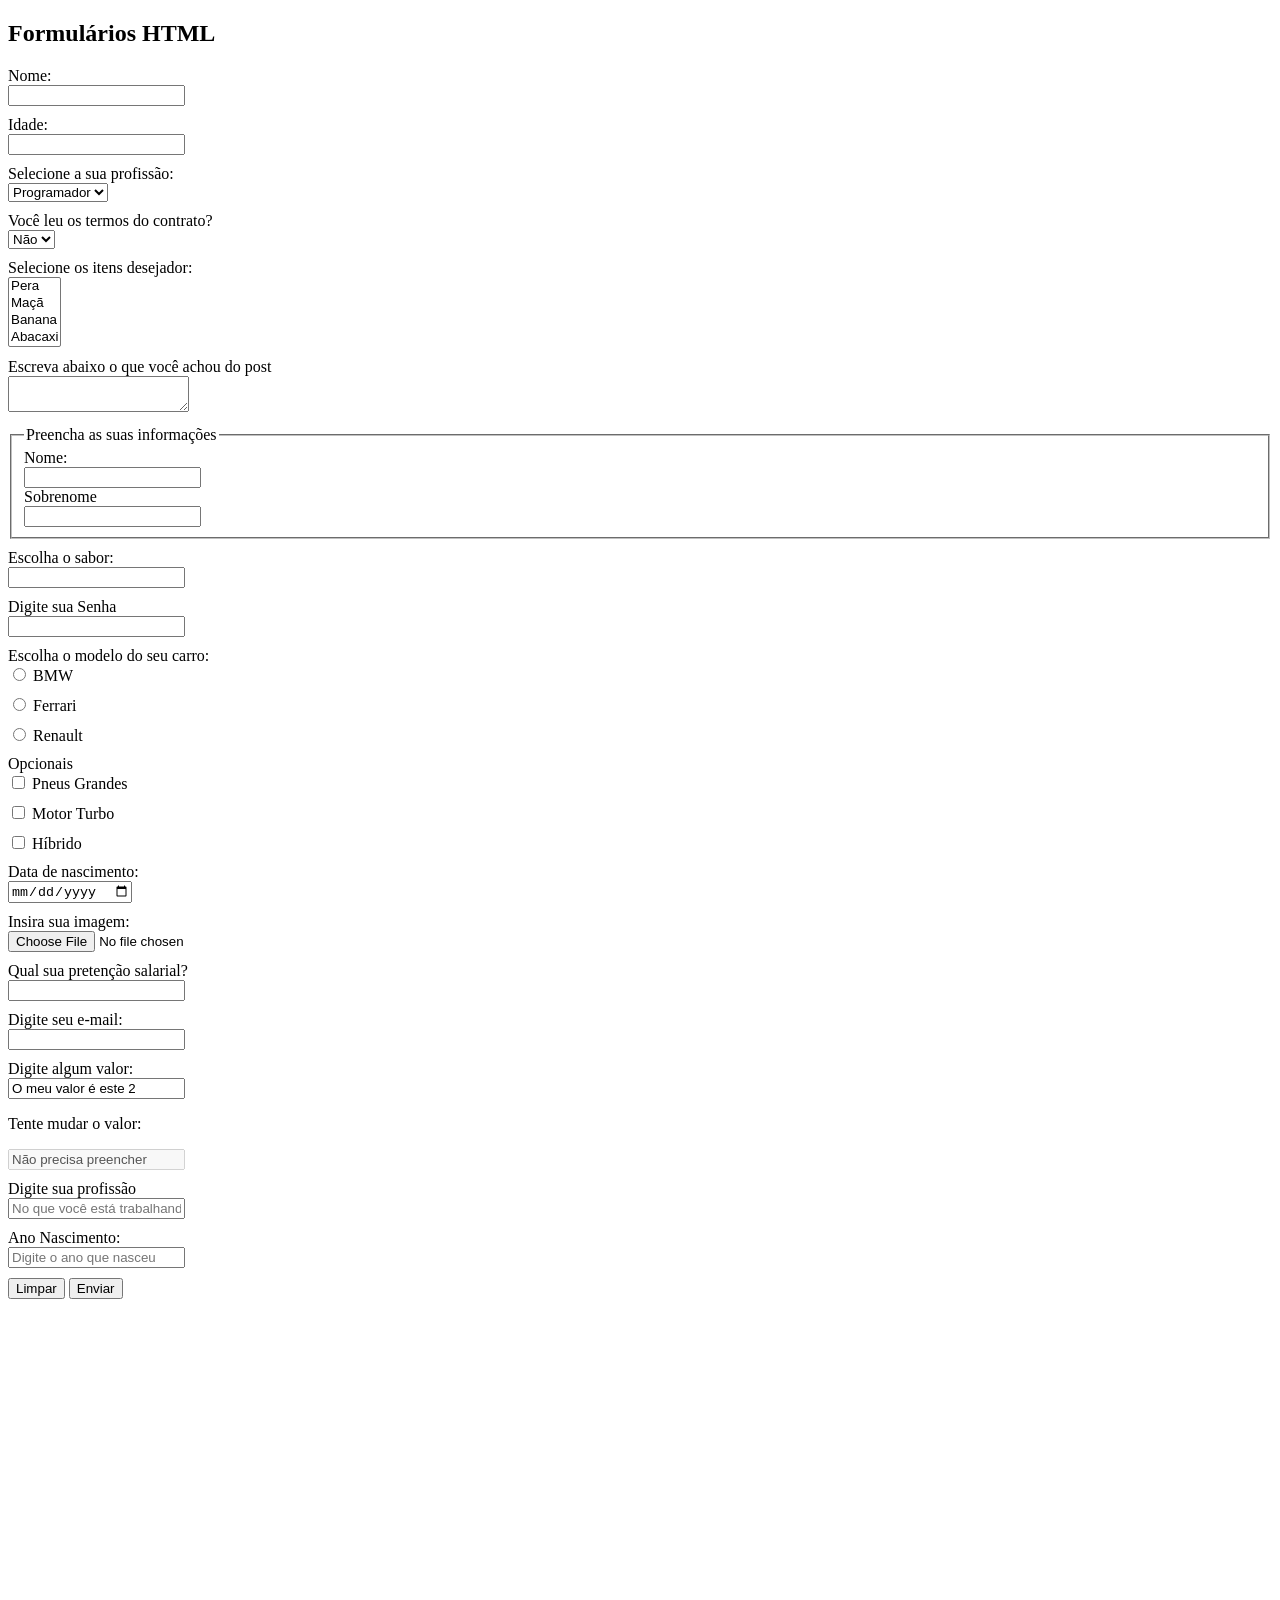
<file: 4_Formulario/index.html>
<!DOCTYPE html>
<html lang="en">
<head>
    <meta charset="UTF-8">
    <meta name="viewport" content="width=device-width, initial-scale=1.0">
    <title>Formulários</title>
    <link rel="stylesheet" href="css/styles.css">
</head>
<body>
    <h2>Formulários HTML</h2>
    <!-- 1 Formulario e atributos do formulario e inputs -->
    <form action="register.php" method="get">
        <div>
        <label>Nome:</label>
        <input type="text">
        </div>

        <!-- atributo name / atributo for em label -->
        <div>
            <label for="age">Idade:</label>
            <input type="text" name="age">
        </div>

        <!-- select (input para selecionar lista)-->
        <div>
            <label for="job">Selecione a sua profissão:</label>
            <select name="job">
                <option value="programador">Programador</option>
                <option value="tester">Tester/QA</option>
                <option value="devops">DevOps</option>
            </select>
        </div>

        <!-- atributo selected -->
        <div>
            <label for="contract">Você leu os termos do contrato?</label>
            <select name="contract">
                <option value="sim">Sim</option>
                <!-- selected no option deixa a opção setada quando a pessoa entra na pagina -->
                <option value="nao" selected>Não</option>
            </select>
        </div>

        <!-- multiplas seleções -->
        <div>
            <label for="items">Selecione os itens desejador:</label>
            <!-- atributo multiple dentro do select para fazer multiplas seleções -->
            <select name="Itens" multiple>
                <option value="pera">Pera</option>
                <option value="maca">Maçã</option>
                <option value="banana">Banana</option>
                <option value="abacaxi">Abacaxi</option>
            </select>
        </div>

        <!-- textarea (input maior de texto) -->
        <div>
            <label for="comment">Escreva abaixo o que você achou do post</label>
            <textarea name="comment"></textarea>
        </div>

        <!-- fieldset e legend (Agrupar input) -->
        <div>
            <fieldset>
                <legend>Preencha as suas informações</legend>
                <label for="firstname">Nome:</label>
                <input type="text" name="firstname">
                <label for="lastname">Sobrenome</label>
                <input type="text" name="lastname">
            </fieldset>
        </div>

        <!-- datalist -->
        <!-- pode escolher ou digitar o seu além de pesquisar -->
        <div>
            <label for="flavor">Escolha o sabor:</label>
            <input type="text" list="flavors" name="flavor">
            <datalist id="flavors">
                <option value="Cereja"></option>
                <option value="Morango"></option>
                <option value="Chocolate"></option>
                <option value="Abacaxi"></option>
            </datalist>
        </div>

        <!-- input para senha (atributo password) -->
        <div>
            <label for="password">Digite sua Senha</label>
            <input type="password" name="password">
        </div>

        <!-- radio button -->
        <div>
            <label for="car_model">Escolha o modelo do seu carro:</label>
            <div class="radio">
                <input type="radio" value="bmw" name="car_model">
                <label for="bmw">BMW</label>
            </div>
            <div class="radio">
                <input type="radio" value="ferrari" name="car_model">
                <label for="ferrari">Ferrari</label>
            </div>
            <div class="radio">
                <input type="radio" value="renault" name="car_model">
                <label for="renault">Renault</label>
            </div>
        </div>

        <!-- checkbox input (tem a opção de selecionar e cancelar a seleção)-->
        <div>
            <label for="optionals">Opcionais</label>
            <div class="radio">
                <input type="checkbox" name="optionals[]" value="big_tires">
                <label for="big_tires">Pneus Grandes</label>
            </div>
            <div class="radio">
                <input type="checkbox" name="optionals[]" value="turbo_engine">
                <label for="turbo_engine">Motor Turbo</label>
            </div>
            <div class="radio">
                <input type="checkbox" name="optionals[]" value="hybrid">
                <label for="hybrid">Híbrido</label>
            </div>
        </div>

        <!-- input de data -->
        <div>
            <label for="birthday">Data de nascimento:</label>
            <input type="date" name="birthday">
        </div>

        <!-- input de arquivos -->
        <div>
            <label for="image">Insira sua imagem:</label>
            <input type="file" name="image">
        </div>

        <!-- input especifico para numeros -->
        <div>
            <label for="salary">Qual sua pretenção salarial?</label>
            <input type="number" name="salary">
        </div>

        <!-- input para e-mails -->
        <div>
            <label for="email">Digite seu e-mail:</label>
            <input type="email" name="email">
        </div>

        <!-- atributo value (valor pré-preenchido)-->
        <div>
            <label for="value">Digite algum valor:</label>
            <input type="text" value="O meu valor é este 2" name="value">
        </div>

        <!-- Atributo disabled (bloquear algum input) -->
        <div>
            <p>Tente mudar o valor:</p>
            <input type="text" value="Não precisa preencher" disabled>
        </div>
        
        <!-- Atributo placeholder (dicas para usuário) -->
        <div>
            <label for="currentjob">Digite sua profissão</label>
            <input type="text" name="currentjob" placeholder="No que você está trabalhando agora?">
        </div>

        <!-- atributo required (obrigatoriedade de preenchimento de um campo) -->
        <div>
            <label for="birthyear">Ano Nascimento:</label>
            <input type="text" placeholder="Digite o ano que nasceu" required>
        </div>

        <!-- reiniciando o form (reset)-->
        <input type="reset" value="Limpar">

        <!-- botão para o envio formulário -->
        <input type="submit" value="Enviar">
    </form>
</body>
</html>
</file>
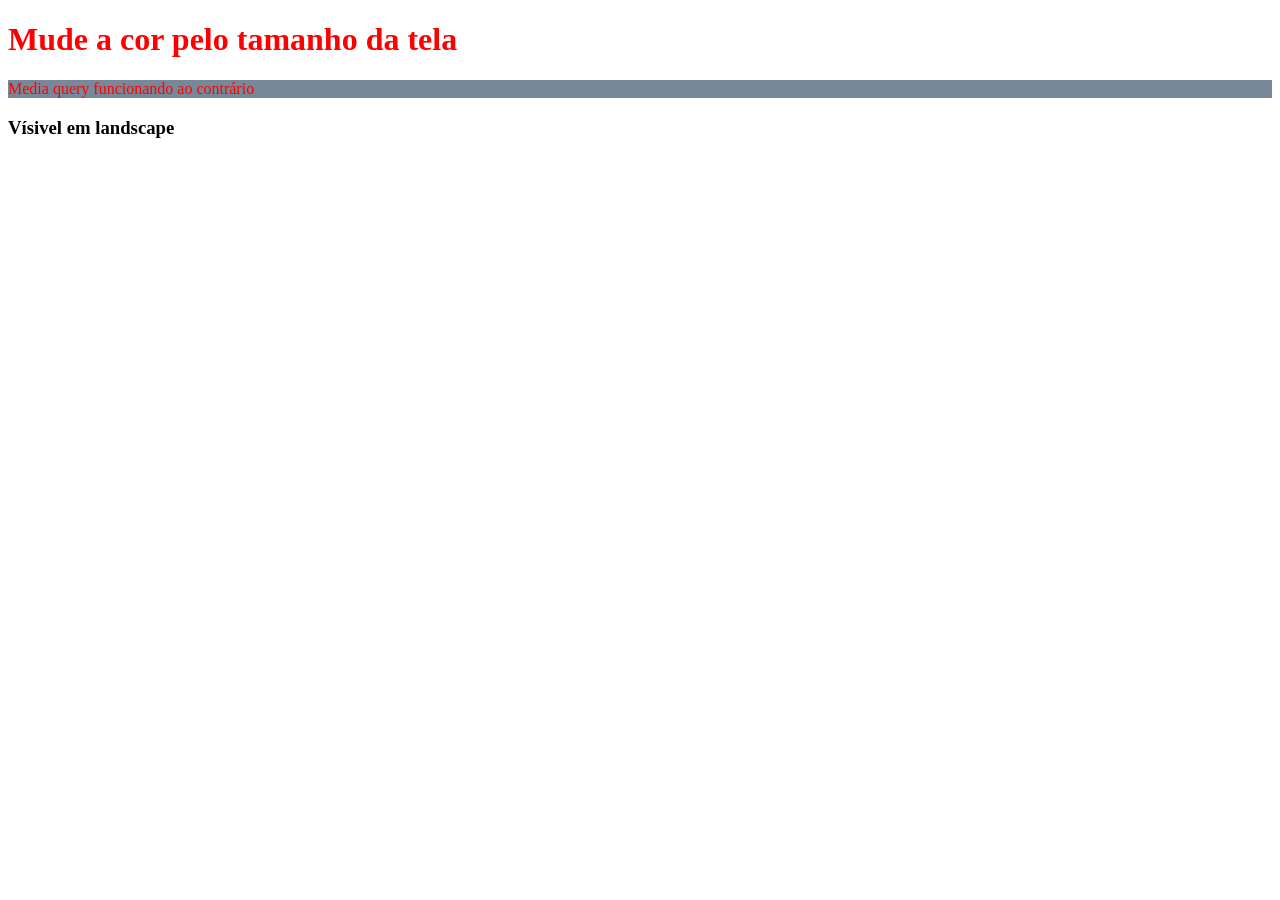
<file: 5_RESPONSIVIDADE/index.html>
<!DOCTYPE html>
<html lang="en">
<head>
    <meta charset="UTF-8">
    <!-- meta tag de responsividade -->
    <meta name="viewport" content="width=device-width, initial-scale=1.0">
    <title>Responsividade</title>
    <link rel="stylesheet" href="css/styles.css">
</head>
<body>
    <!-- media query -->
    <h1>Mude a cor pelo tamanho da tela</h1>

    <!-- min width -->
    <p>Media query funcionando ao contrário</p>

    <!-- breakpoints mais utilizados -->
    <!--600px e abaixo: celular -->
    <!--758px até 600px: tablets -->
    <!--992px até 768px: mini laptops -->
    <!--992px e acima: laptops e desktop -->

    <!-- adaptação para landscape -->
    <h3>Vísivel em landscape</h3>
    
</body>
</html>
</file>
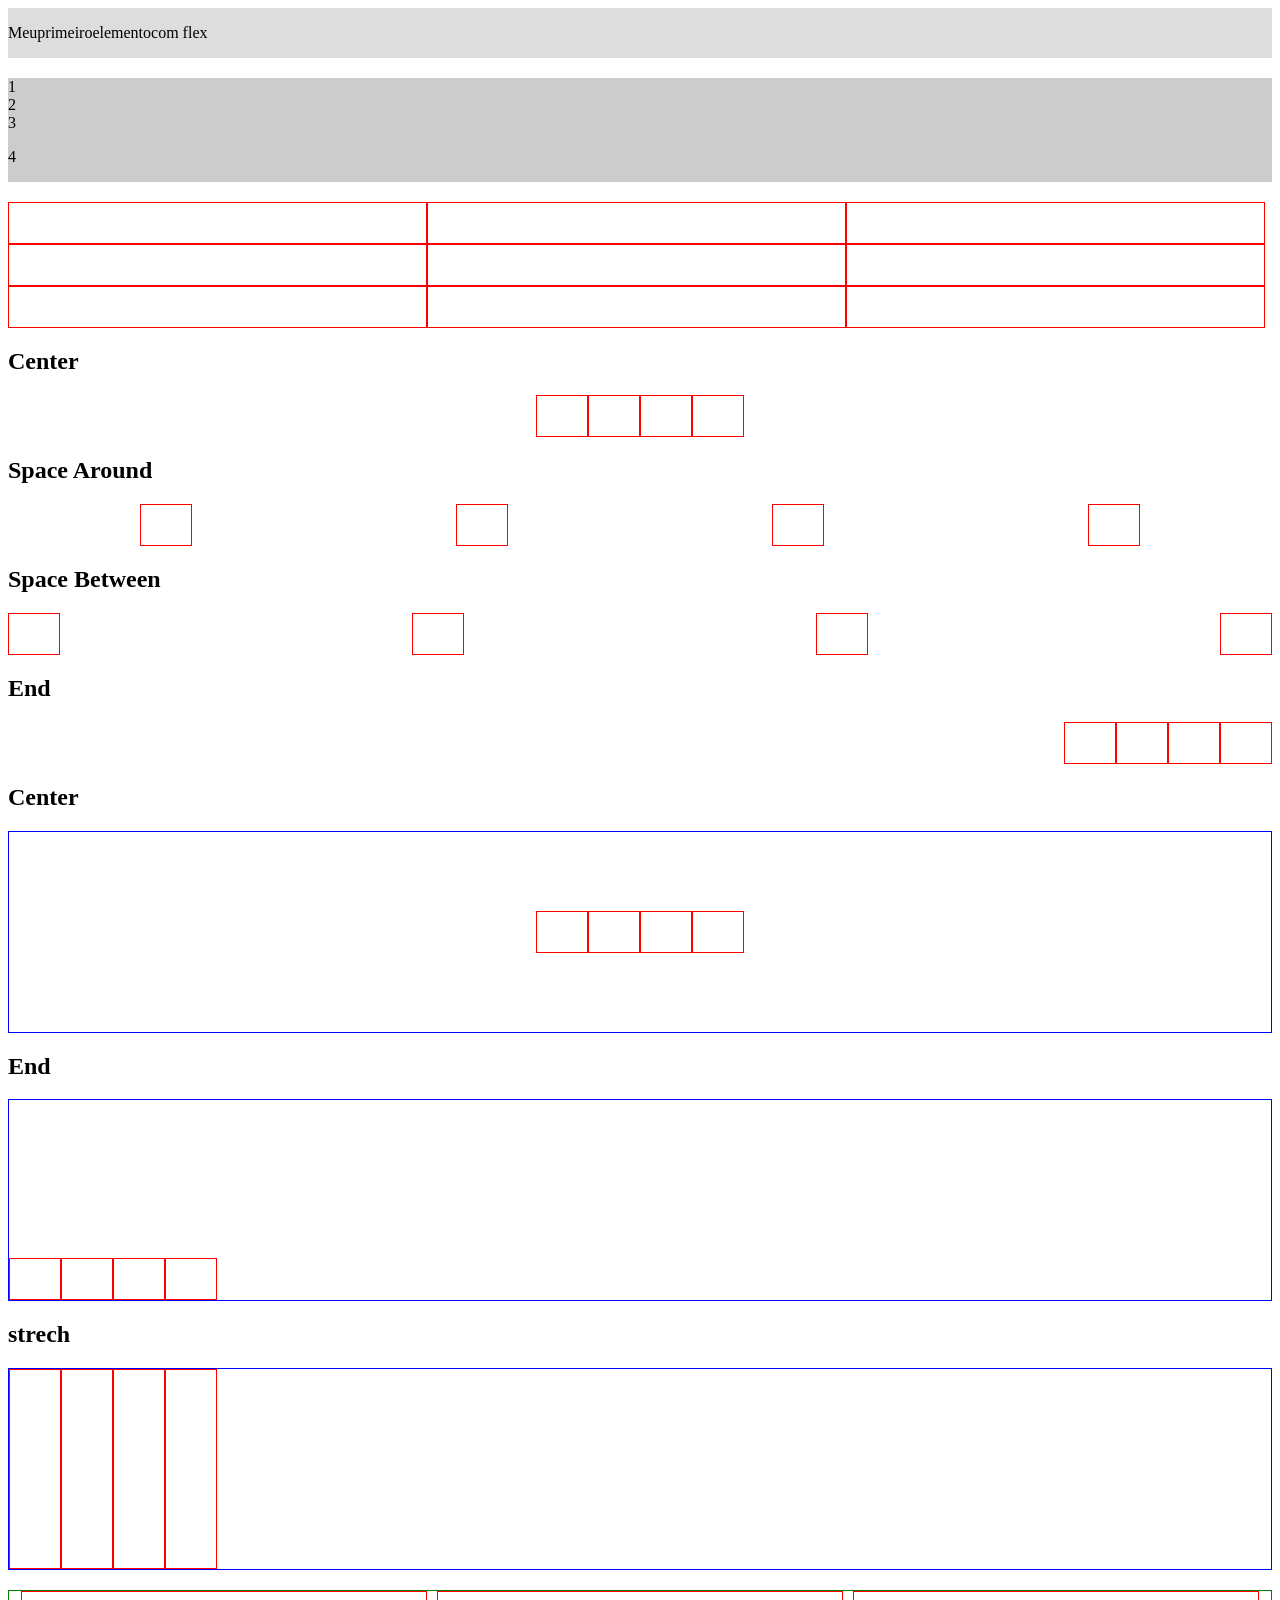
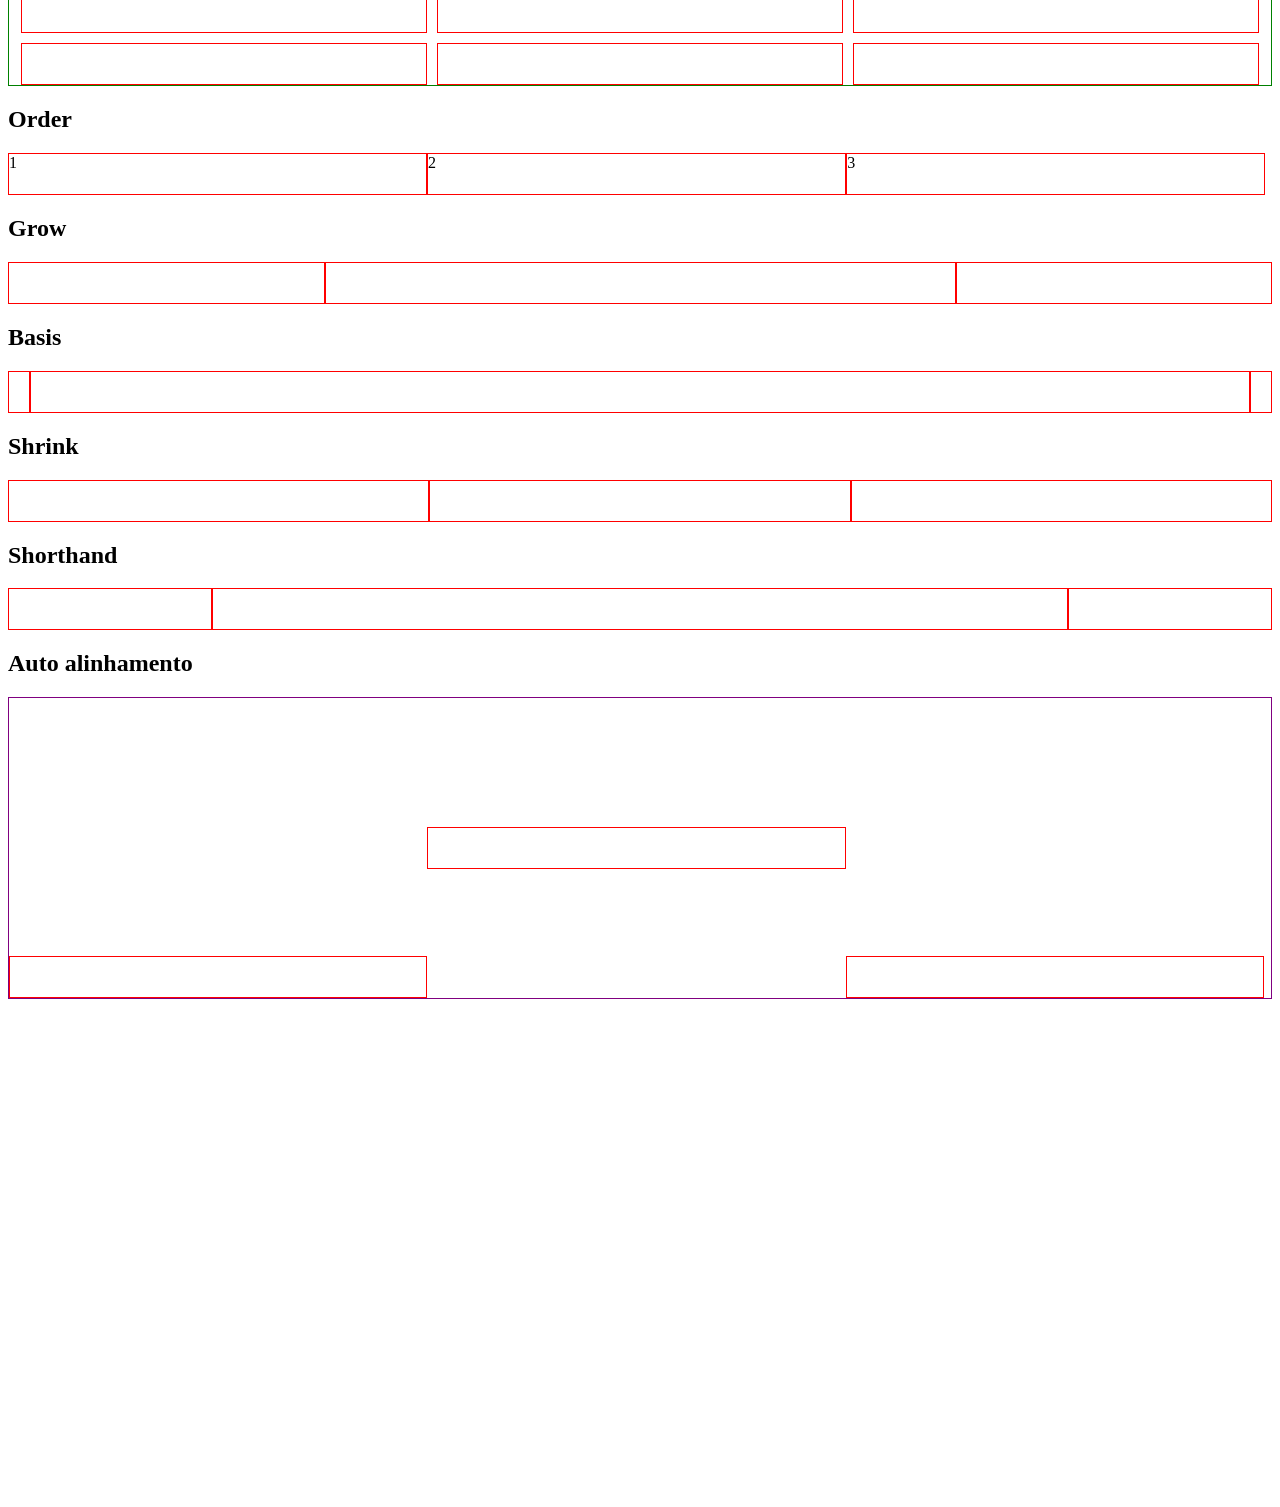
<file: 7_Flexbox/index.html>
<!DOCTYPE html>
<html lang="en">
<head>
    <meta charset="UTF-8">
    <meta name="viewport" content="width=device-width, initial-scale=1.0">
    <title>Flexbox</title>
    <link rel="stylesheet" href="css/styles.css">
</head>
<body>
    <!-- 1 - flex (padrão colocar todos elementos na mesma linha) -->
    <!-- precisa de um container e elementos filhos dentro -->
    <div class="flex">
        <p>Meu</p>
        <p>primeiro</p>
        <p>elemento</p>
        <p>com flex</p>
    </div>

    <!-- column -->
    <div class="flex-column">
        <span>1</span>
        <span>2</span>
        <span>3</span>
        <p>4</p>
    </div>

    <!-- flex wrap -->
    <div class="wrap">
        <div class="box"></div>
        <div class="box"></div>
        <div class="box"></div>
        <div class="box"></div>
        <div class="box"></div>
        <div class="box"></div>
        <div class="box"></div>
        <div class="box"></div>
        <div class="box"></div>
    </div>

    <!-- posicionando conteúdo justify-content (horizontal) -->
    <h2>Center</h2>
    <div class="center">
        <div class="box"></div>
        <div class="box"></div>
        <div class="box"></div>
        <div class="box"></div>
    </div>

    <h2>Space Around</h2>
    <div class="space-around">
        <div class="box"></div>
        <div class="box"></div>
        <div class="box"></div>
        <div class="box"></div>
    </div>
    
    <h2>Space Between</h2>
    <div class="space-between">
        <div class="box"></div>
        <div class="box"></div>
        <div class="box"></div>
        <div class="box"></div>
    </div>

    <h2>End</h2>
    <div class="end">
        <div class="box"></div>
        <div class="box"></div>
        <div class="box"></div>
        <div class="box"></div>
    </div>
    
    <!-- posicionamento na vertical align-items -->
    <h2>Center</h2>
    <div class="align-center">
        <div class="box"></div>
        <div class="box"></div>
        <div class="box"></div>
        <div class="box"></div>
    </div>

    <h2>End</h2>
    <div class="flex-end">
        <div class="box"></div>
        <div class="box"></div>
        <div class="box"></div>
        <div class="box"></div>
    </div>
    
    <h2>strech</h2>
    <div class="strech">
        <div class="box"></div>
        <div class="box"></div>
        <div class="box"></div>
        <div class="box"></div>
    </div>

    <!-- gap (coloca espaço entre os elementos) -->
    <div class="gap">
        <div class="box"></div>
        <div class="box"></div>
        <div class="box"></div>
        <div class="box"></div>
        <div class="box"></div>
        <div class="box"></div>
    </div>

    <!-- Order (aplicada em elementos filhos)-->
    <h2>Order</h2>
    <div class="order">
        <div class="box" id="three">3</div>
        <div class="box" id="one">1</div>
        <div class="box" id="two">2</div>
    </div>

    <!-- Grow (alterar a proporção dos elementos filhos) obs: width precisa estar sem valor (automática)-->
    <h2>Grow</h2>
    <div class="grow">
        <div class="box"></div>
        <div class="box big"></div>
        <div class="box"></div>
    </div>

    <!-- Basis (configura a largura)-->
    <h2>Basis</h2>
    <div class="basis">
        <div class="box"></div>
        <div class="box big"></div>
        <div class="box"></div>
    </div>

    <!-- Shrink (oposto do grow, diminui o seu tamanho para manter dos outros) -->
    <h2>Shrink</h2>
    <div class="shrink">
        <div class="box"></div>
        <div class="box small"></div>
        <div class="box"></div>
    </div>

    <!-- flex shorthand (configura grow, shrink e basis obs:nessa ordem) -->
    <h2>Shorthand</h2>
    <div class="shorthand">
        <div class="box"></div>
        <div class="box different"></div>
        <div class="box"></div>
    </div>

    <!-- auto alinhamento align-self -->
    <h2>Auto alinhamento</h2>
    <div class="auto-alignment">
        <div class="box"></div>
        <div class="box different"></div>
        <div class="box"></div>
    </div>

</body>
</html>
</file>
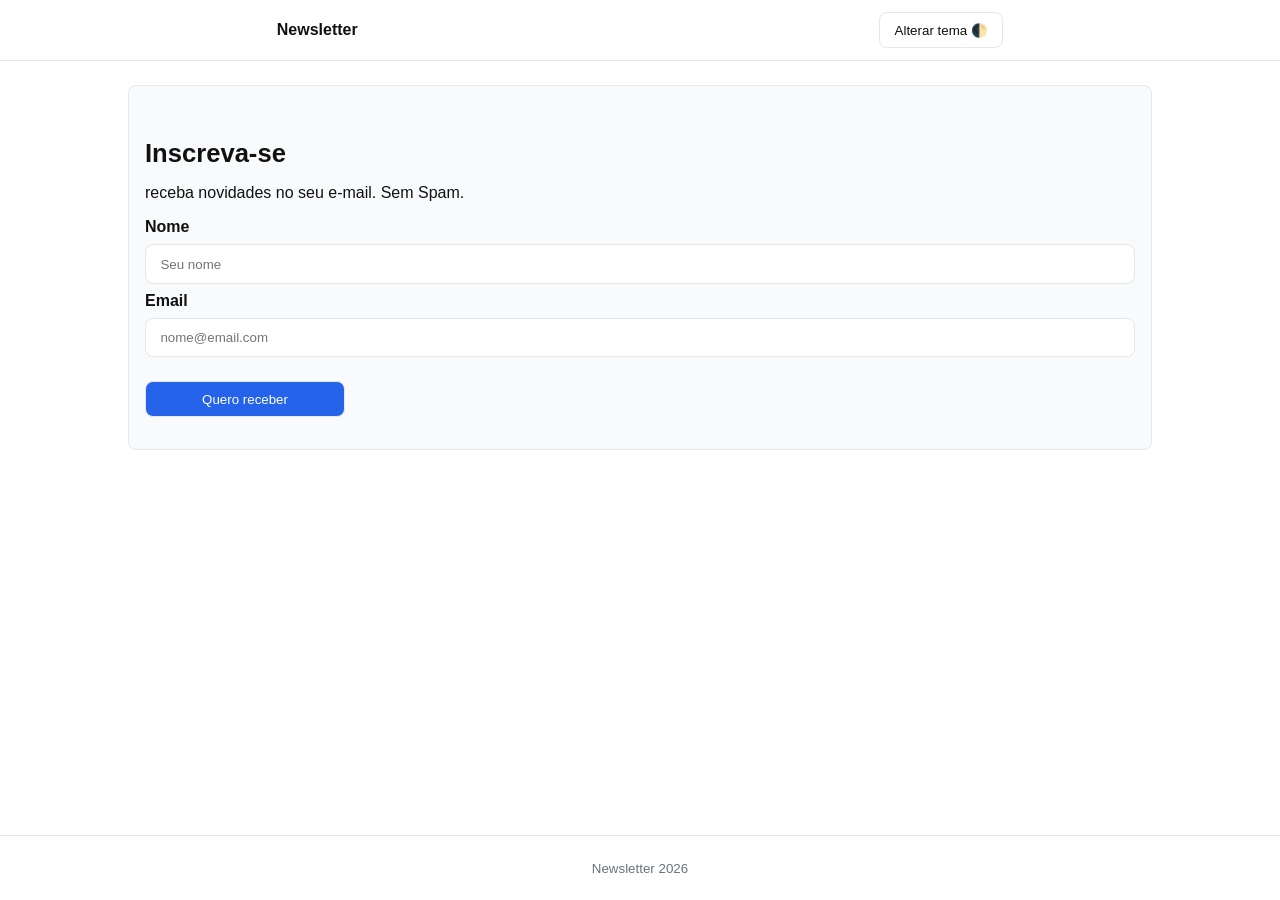
<file: 8_Newsletter_Hospedagem/index.html>
<!DOCTYPE html>
<html lang="en">
<head>
    <meta charset="UTF-8">
    <meta name="viewport" content="width=device-width, initial-scale=1.0">
    <title>Newsletter</title>
    <link rel="stylesheet" href="css/styles.css">
    <script src="app.js" defer></script>
    <!-- defer espera o html carregar -->
</head>
<body>
    <header class="topo">
        <div class="container">
            <strong>Newsletter</strong>
            <button id="btnTema" class="btn">Alterar tema 🌓</button>
        </div>
    </header>

    <main class="container">
        <section class="caixa">
            <h1>Inscreva-se</h1>
            <p>receba novidades no seu e-mail. Sem Spam.</p>

            <form>
                <label for="Nome">Nome</label>
                <input type="text" name="nome" id="nome" placeholder="Seu nome">

                <label for="email">Email</label>
                <input type="email" name="email" id="email" placeholder="nome@email.com">

                <button type="submit" class="btn primario">Quero receber</button>
            </form>
        </section>
    </main>

    <footer class="rodape">
        <div class="container">
            <small>Newsletter <span id="ano"></span></small>
        </div>
    </footer>
</body>
</html>
</file>
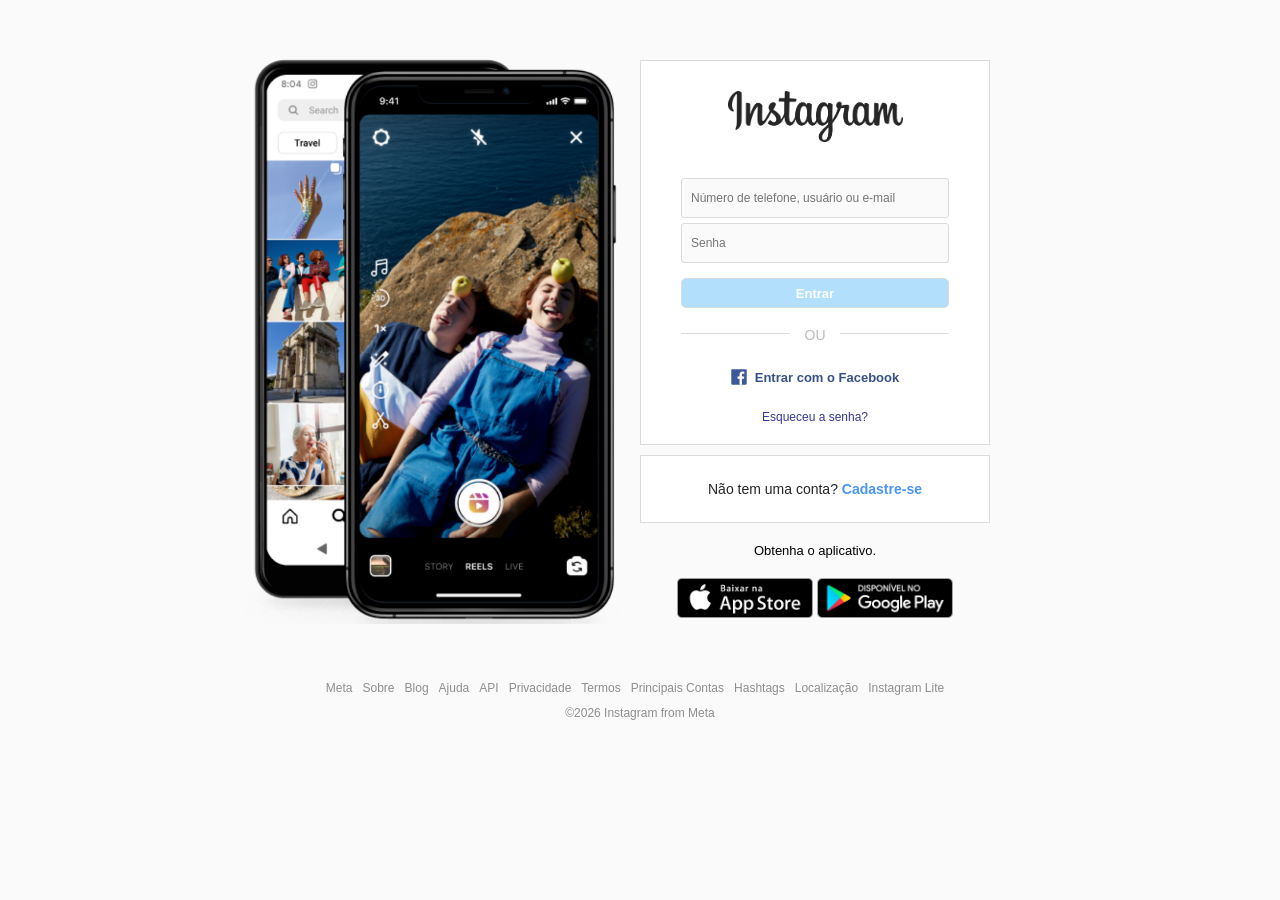
<file: 9_INSTAGRAM_PAGINA_LOGIN/index.html>
<!DOCTYPE html>
<html lang="en">
<head>
    <meta charset="UTF-8">
    <meta name="viewport" content="width=device-width, initial-scale=1.0">
    <title>Instagram</title>
    <link rel="stylesheet" href="css/styles.css">
    <link rel="shortcut icon" href="img/favicon.png" type="image/x-icon">
</head>
<body>
    <main>
        <div id="main-container">
            <!-- Banner Container -->
            <div id="banner-container">
                <img src="img/banner2.png" alt="Crie uma conta no Instagram">
            </div>
            <!-- Login e Registro -->
            <div id="form-container">
                <div id="form-box">
                    <img id="logo-insta" src="img/logo_instagram.png" alt="Instagram">
                    <form id="login-form">
                        <input type="text" name="username" placeholder="Número de telefone, usuário ou e-mail">
                        <input type="password" name="password" placeholder="Senha">
                        <input type="submit" value="Entrar">
                    </form>
                    <div class="separator">
                        <div class="line"></div>
                            <span>Ou</span>
                    </div>
                        <div id="other-links">
                            <div id="facebook-login">
                                <a href="#">
                                    <img src="img/logo_facebook.svg" alt="Facebook Login">
                                    <span>Entrar com o Facebook</span>
                                </a>
                            </div>
                            <div id="forgot-pass">
                                <a href="#">Esqueceu a senha?</a>
                            </div>
                        </div>
                </div>
                <div id="register-container">
                    <p>Não tem uma conta? <a href="#">Cadastre-se</a></p>
                </div>
                <div id="get-app-container">
                    <p>Obtenha o aplicativo.</p>
                    <a href="#">
                        <img src="img/apple_btn.png" alt="Apple Store">
                    </a>
                    <a href="#">
                        <img src="img/gplay_btn.png" alt="Google Play">
                    </a>
                </div>
            </div>
        </div>
    </main>
    <footer>
        <nav>
            <ul id="footer-links">
                <li><a href="#">Meta</a></li>
                <li><a href="#">Sobre</a></li>
                <li><a href="#">Blog</a></li>
                <li><a href="#">Ajuda</a></li>
                <li><a href="#">API</a></li>
                <li><a href="#">Privacidade</a></li>
                <li><a href="#">Termos</a></li>
                <li><a href="#">Principais Contas</a></li>
                <li><a href="#">Hashtags</a></li>
                <li><a href="#">Localização</a></li>
                <li><a href="#">Instagram Lite</a></li>
            </ul>
        </nav>
        <p id="copyright">&copy;2026 Instagram from Meta</p>
    </footer>
</body>
</html>
</file>
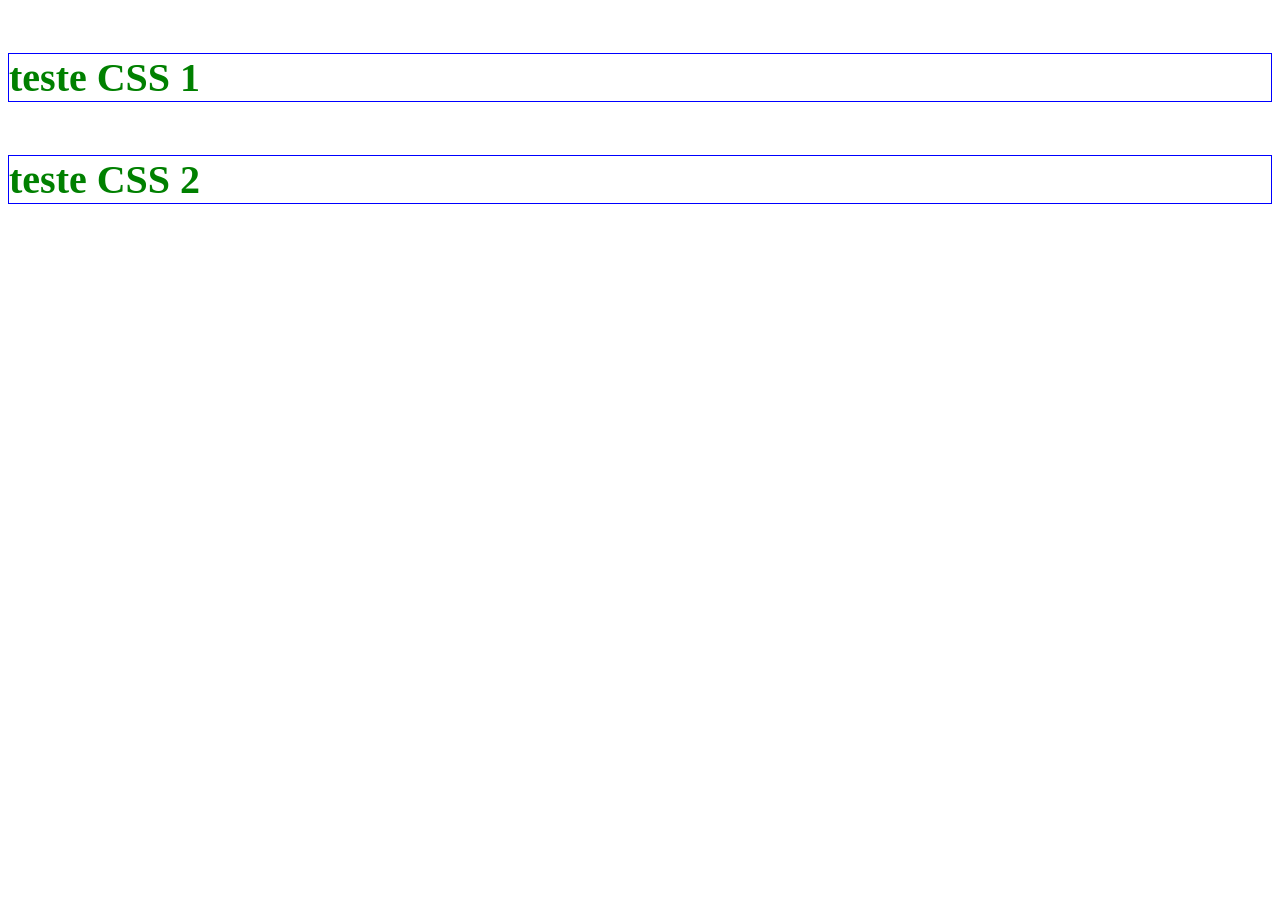
<file: 2_CSS/Desafio_2/index.html>
<!DOCTYPE html>
<html lang="en">
<head>
    <meta charset="UTF-8">
    <meta name="viewport" content="width=device-width, initial-scale=1.0">
    <title>Document</title>
    <link rel="stylesheet" href="css/titles.css">
</head>
<body>
    <h4>teste CSS 1</h4>
    <h4>teste CSS 2</h4>
    
</body>
</html>
</file>
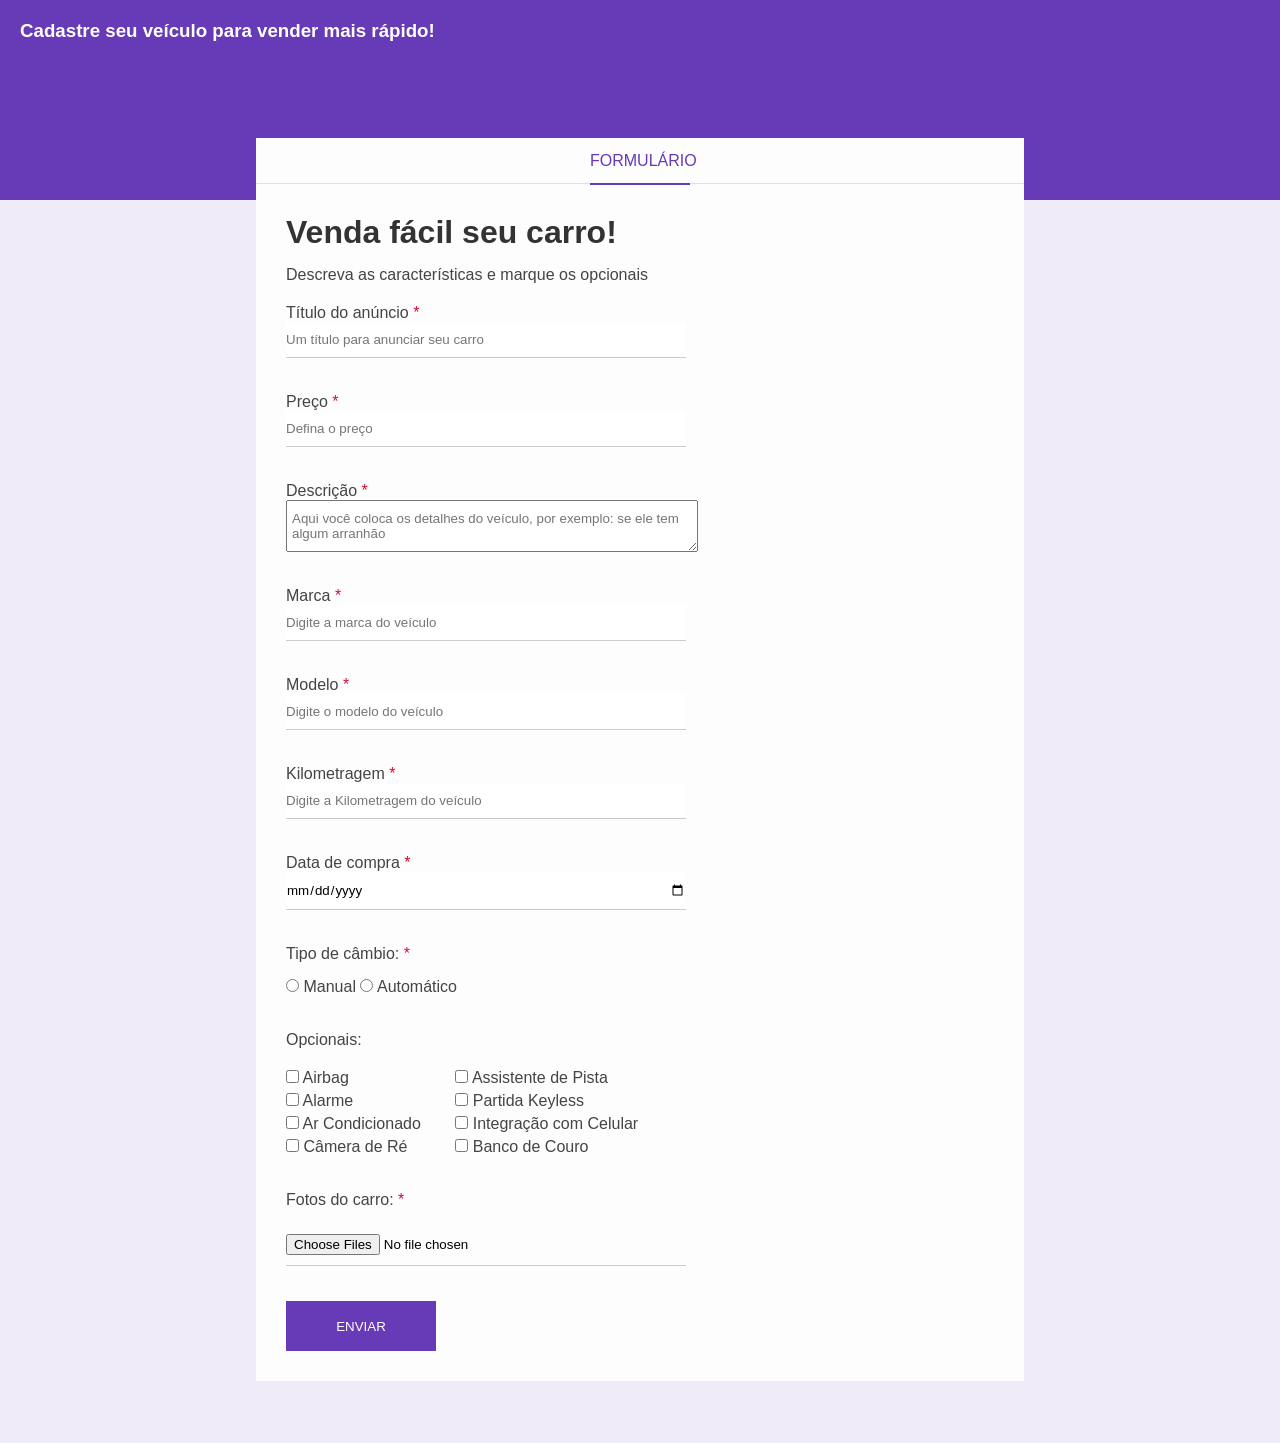
<file: 4_Formulario/Desafio_formulario/index.html>
<!DOCTYPE html>
<html lang="en">
<head>
    <meta charset="UTF-8">
    <meta name="viewport" content="width=device-width, initial-scale=1.0">
    <title>Formulário Projeto</title>
    <link rel="stylesheet" href="css/styles.css">
</head>
<body>
    <div class="container">
        <div class="header">
            <h3>Cadastre seu veículo para vender mais rápido!</h3>
        </div>
        <div class="form-container">
            <div class="form-header">
                <p>Formulário</p>
            </div>
            <div class="form-body">
                <h1 class="form-title">Venda fácil seu carro!</h1>
                <p>Descreva as características e marque os opcionais</p>
                <form>
                    <div class="box-input">
                        <label for="title">Título do anúncio <span class="required-field">*</span></label>
                        <input type="text" name="title" id="title" class="block" 
                        placeholder="Um título para anunciar seu carro" minlength="1" maxlength="30" required>
                        <!-- minlength e maxlength = minimo e maximo de caracteres -->
                    </div>
                    <div class="box-input">
                        <label for="price">Preço <span class="required-field">*</span></label>
                        <input type="number" name="price" id="price" class="block" 
                        placeholder="Defina o preço" required>
                    </div>
                    <div class="box-input">
                        <label for="description">Descrição <span class="required-field">*</span></label>
                        <textarea name="description" id="description" class="block" 
                        placeholder="Aqui você coloca os detalhes do veículo, por exemplo: se ele tem algum arranhão"></textarea>
                    </div>
                    <div class="box-input">
                        <label for="brand">Marca <span class="required-field">*</span></label>
                        <input type="text" name="brand" id="brand" class="block" 
                        placeholder="Digite a marca do veículo" required>
                    </div>
                    <div class="box-input">
                        <label for="model">Modelo <span class="required-field">*</span></label>
                        <input type="text" name="model" id="model" class="block" 
                        placeholder="Digite o modelo do veículo" required>
                    </div>
                    <div class="box-input">
                        <label for="mileage">Kilometragem <span class="required-field">*</span></label>
                        <input type="number" name="mileage" id="mileage" class="block" 
                        placeholder="Digite a Kilometragem do veículo" required>
                    </div>
                    <div class="box-input">
                        <label for="purchase_date">Data de compra <span class="required-field">*</span></label>
                        <input type="date" name="purchase_date" id="purchase_date" class="block" required>
                    </div>
                    <div class="box-input">
                        <p>Tipo de câmbio: <span class="required-field">*</span></p>
                        <input type="radio" id="manual" name="gear">
                        <label for="manual">Manual</label>
                        <input type="radio" id="auto" name="gear">
                        <label for="auto">Automático</label>
                    </div>
                    <div class="optional-input">
                        <p>Opcionais:</p>
                        <ul class="optional-list">
                        <li>
                            <input type="checkbox" id="airbag" name="optional[]" value="airbag">
                            <label for="airbag">Airbag</label>
                        </li>
                        <li>
                            <input type="checkbox" id="alarm" name="optional[]" value="alarm">
                            <label for="alarm">Alarme</label>
                        </li>
                        <li>
                            <input type="checkbox" id="ac" name="optional[]" value="ac">
                            <label for="ac">Ar Condicionado</label>
                        </li>
                        <li>
                            <input type="checkbox" id="reverse_camera" name="optional[]" value="reverse_camera">
                            <label for="reverse_camera">Câmera de Ré</label>
                        </li>
                        </ul>
                    </div>
                    <div class="optional-input">
                        <ul class="optional-list">
                        <li>
                            <input type="checkbox" id="lane_assist" name="optional[]" value="lane_assist">
                            <label for="lane_assist">Assistente de Pista</label>
                        </li>
                        <li>
                            <input type="checkbox" id="keyless" name="optional[]" value="keyless">
                            <label for="keyless">Partida Keyless</label>
                        </li>
                        <li>
                            <input type="checkbox" id="smartphone" name="optional[]" value="smartphone">
                            <label for="smartphone">Integração com Celular</label>
                        </li>
                        <li>
                            <input type="checkbox" id="lether_seat" name="optional[]" value="lether_seat">
                            <label for="lether_seat">Banco de Couro</label>
                        </li>
                        </ul>
                    </div>
                    <div class="box-input">
                        <p>Fotos do carro: <span class="required-field">*</span></p>
                        <input type="file" multiple accept="image/png, image/jpg" id="images" name="images" required>
                    </div>
                    <input type="submit" value="Enviar" class="btn-submit">
                </form>
            </div>
        </div>
    </div>
</body>
</html>
</file>
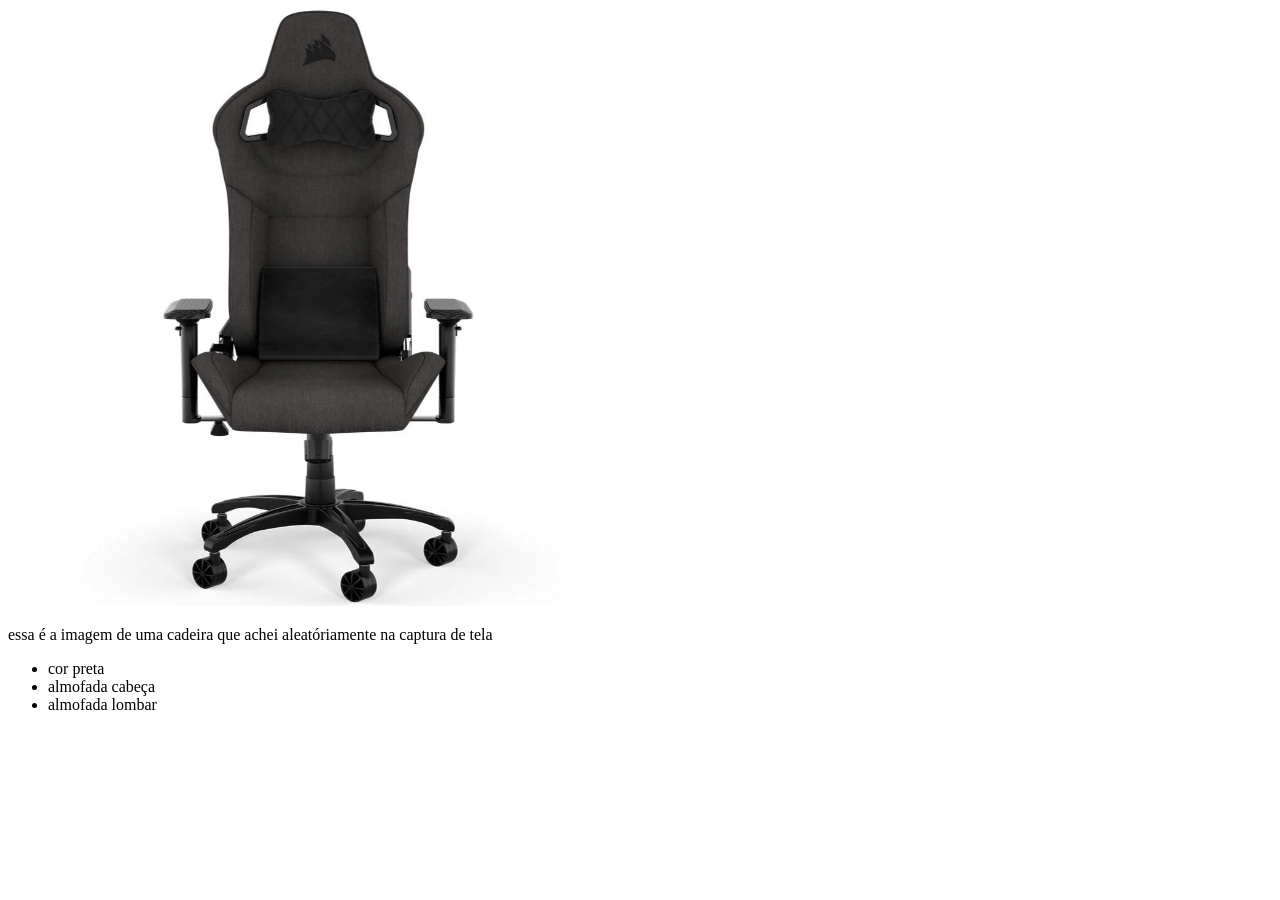
<file: 1_INTRO/desafio1.html>
<!DOCTYPE html>
<html lang="en">
<head>
    <meta charset="UTF-8">
    <meta name="viewport" content="width=device-width, initial-scale=1.0">
    <title>Cadeira Corsair</title>
</head>
<body>
   <img src="img/cadeira3.png" alt="Cadeira Gamer Cosair Rush 2023">
   <p>essa é a imagem de uma cadeira que achei aleatóriamente na captura de tela</p>
   <ul>
    <li>cor preta</li>
    <li>almofada cabeça</li>
    <li>almofada lombar</li>
   </ul>
   
</body>
</html>
</file>
<file: 11_Blog_Semântico/css/styles.css>
/* Geral */
*{
    padding: 0;
    margin: 0;
    font-family: Georgia;
}

ul{
    list-style: none;
}

a {
    text-decoration: none;
    color: #444;
    transition: 0.4s;
}

a:hover {
    color: #37a1f7;
}

/* Navbar */
#navbar{
    padding: 1.5rem 2.5rem;
    border-bottom: 2px solid #ddd;
}

#navbar-inner{
    display: flex;
    justify-content: space-between;
    align-items: center;
    max-width: 1200px;
    margin: 0 auto;
}

#nav-links {
    display: flex;
    gap: 1rem;
}

/* conteúdo principal */
.container {
    display: flex;
    gap: 3rem;
    padding: 2rem 2.5rem;
    max-width: 1200px;
    margin: 0 auto;
}

#posts-container{
    flex: 3 1 0;
}

.post {
    margin-bottom: 2.5rem;
}

.post img{
    width: 100%;
    margin-bottom: 1rem;
}

.title,
.description,
.author {
    margin-bottom: 1rem;
}

.title {
    font-size: 2rem;
}

.author{
    color: #333;
    font-weight: bold;
}

/* barra lateral */
#sidebar {
    flex: 1 1 0;
}

#search-bar,
#categories,
#tags {
    padding: 1.5rem;
    border: 1px solid #ddd;
    margin-bottom: 1rem;
}

#search-bar h4,
#categories h4,
#tags h4{
    margin-bottom: 1.5rem;
    font-size: 1.6rem;
}

#search-bar form {
    display: flex;
}

#search-bar input{
    padding: 0.5rem 1rem;
    border: 1px solid #ddd;
}

#search-bar input[type="submit"]{
    cursor: pointer;
    background-color: #37a1f7;
    color: #fff;
    border: none;
}

#categories li{
    margin-bottom: 1rem;
}

#tags-container{
    display: flex;
    flex-wrap: wrap;
    gap: 0.5rem;
}

#tags-container a {
    background-color: #ddd;
    padding: 0.5rem 0.7rem;
    border-radius: 0.3rem;
}

/* rodapé */
#footer{
    border-top: 2px solid #ddd;
    padding: 3rem;
    text-align: center;
}

#footer h2,
footer p {
    margin-bottom: 1rem;
}

/* Responsivo */
@media(max-width: 450px){
    .container{
        flex-wrap: wrap;
    }
}
</file>
<file: 2_CSS/css/styles.css>
/* 3 - External */
body{
    padding-bottom: 500px;
}

h3{
    color: green;
}

p{
    color: blue;

}

/* classes (.)*/
.paragraph{
    background-color: black;
    color: aqua;
    padding: 5px;
}

/* ids (#) */
#exclusive-title{
    background-color: purple;
    color: yellow;
    padding: 10px;
}

/* ordem das regras */
h2{
    border-bottom: 2px solid red;
}

.titulo{
    border-bottom: 3px solid blue;
}

#algum-titulo{
    border-bottom: 4px solid green;
}

/* nome de cores */
.colorname{
    color:darkseagreen ;
}

.hex{
    color: #55a398;
}

.hex2{
    color: #677
}

/* rgb */
.rgb{
    color: rgb(0,255,0);
}

.mixed-rgb{
    color: rgb(199, 21, 47)
}

/* rgba */
.rgba{
    color: rgba(199, 21, 47, 0.3);
}

/* HSL */

.hsl{
    color: hsl(100, 20%, 50%);
}

.hsl2{
    color: hsl(201, 44%, 29%);
}

/* background */
.bg{
    background-color: #000;
    color: yellow;
}

.bg2{
    background-color: rgb(200,20,40);
    color: #00eaff;
}

/* background opacity */
.bg-opacity{
    background-color: green;
    opacity: 0.2;
}

.bg-opacity2{
    background-color: #999;
    opacity: 0.8;
}

/* RGBA com opacidade (alterar cor somente do conteudo sem alterar dos elementos filhos) */
.rgba-opacity{
    background-color: rgba(90,120,20,0.2);
    color:black;
}

/* BG image */
.bg-image{
    background-image: url(../img/ceu-estrelado.jpg);
    padding: 10px;
    color: white;
}

/* Centralizando bg image */
.not-centered-bg,
.centered-bg{
    height: 400px;
    width: 400px;
    background-image: url(../img/ponte.jpg);
}

.centered-bg{
    background-position: center;
    background-size: cover;
}

/* largura e altura */
.height-width{
    height: 200px;
    width: 100px;
    background-color: red;
}

.height-width-2{
    height: 300px;
    background-color: #677;
}

/* Padding */
.without-padding{
    background-color: #111;
    color: #fff;
}

.padding{
    background-color: #333;
    padding:20px;
}

/* padding individual */
.padding-individual{
    background-color: #222;
    color: #fff;
    padding-top: 5px;
    padding-left: 50px;
    padding-right: 20px;
    padding-bottom: 40px;
}

/* Shorthand padding */
.shorthand-padding{
    background-color: aqua;
    /* pixel no topo, direita, em baixo, na esquerda */
    padding: 6px 12px 18px 24px;
}

.shorthand-padding-2{
    background-color: #555;
    padding: 10px 20px;
    /* padding: 10px 20px 10px 20px; */
}

/* padding com width */
.without-border-box{
    background-color: #444;
    color: #fff;
    width: 400px;
    padding: 50px;
}

.border-box{
    background-color: #f00606;
    color: #fff;
    width: 400px;
    padding: 50px;
    box-sizing: border-box;
}

/* Border */

.border{
    border: 5px solid red;
    padding: 10px;
}

.border-2{
    border: 2px dotted #931;
    padding: 25px; 
}

/* Borda individual */
.border-left{
    border-left: 3px solid red;
    background-color: #222;
    padding: 25px;
}

.border-bottom{
    border-bottom: 5px double #339;
    background-color: #444;
    padding: 20px;
}

/* Borda arredondada */
.rounded-p{
    border: 4px solid blue;
    background-color: #000;
    color: blue;
    padding: 15px;
    border-radius: 15px;
}

.rounded-p-2{
    background-color: #000;
    color: blue;
    padding: 15px;
    border-radius: 25px;
}

/* margem */

.margin{
    margin: 10px;
    background-color: #222;
}

.margin-top{
    margin-top: 50px;
    background-color: #444;
    padding:10px;
}

.margin-shorthand{
    background-color: #677;
    margin: 5px 10px 15px 20px;
}

/* box model */
.box-model{
    background-color: #000;
    margin:20px;
    padding: 15px 25px;
    border: 3px solid #845;
    border-radius: 7px;
    width: 200px;
    height: 400px;
}

/* alinhamento de texto */
.text-aligned{
    text-align: right;
}

.container-center{
    text-align: center;
    width: 300px;
    border: 1px solid red;
}

/* text decoration */
.underline{
    text-decoration: underline;
}

.line-trough{
    text-decoration: line-through;
}

.remove-underline{
    text-decoration: none;
}

/* text transform */
.upper{
    text-transform: uppercase;
}

.lower{
    text-transform: lowercase;
}

/* letter spacing */
.spacing{
    letter-spacing: 5px;
}

/* fontes */
.serif{
    font-family: Georgia;
}
/* obs:mais usada */
.sans-serif{ 
    font-family: Helvetica;
}

.monospace{
    font-family: "Courier New";
}

.cursive{
    font-family: cursive;
}

.fantasy{
    font-family: fantasy;
}

/* estilos de texto */
.italic{
    font-style: italic;
}

.oblique{
    font-style: oblique;
}

/* font weight */
.thin, .bold, .bolder{
    font-family: Helvetica;
}

.thin{
    font-weight: 100;
}

.bold{
    font-weight: 600;
}

.bolder{
    font-weight: 900;
}

/* font size */
.small{
    font-size: 6px;
}

.big{
    font-size: 78px;
}

/* Display */
.inline-box{
    width: 50px;
    height: 50px;
    background-color: #4f8;
    margin: 10px;
    display: inline-block;
}

.block{
    background-color: #333;
    display: block;
    margin: 10px;
}

/* invisivel */
.invisible{
    display: none;
}

/* static */
.static{
    position: static;
    background-color: #391;
    color: #fff;
    width: 100px;
    height: 100px;
}

/* relative */
.relative{
    position: relative;
    background-color: #244;
    color: #fff;
    width: 100px;
    height: 100px;
    top: 100px;
    left: 40px;
}

/* Absolute */
.absolute{
    position: absolute;
    background-color: #964;
    color: #fff;
    width: 100px;
    height: 100px;
    top: 2px;
    right: 2px;
}

/* relative com absolute */
.relative-container{
    width: 300px;
    height: 300px;
    border: 1px solid red;
    margin-top: 120px;
    position: relative;
}

.absolute-1,
.absolute-2{
    width: 50px;
    height: 50px;
    background-color: #422;
    position: absolute;
}

.absolute-1{
    top: 10px;
    left: 10px;
}

.absolute-2{
    bottom: 10px;
    right: 10px;
}

/* Fixed (escrever posição como top e right) */
.fixed{
    width: 100px;
    height: 100px;
    border: 1px solid blue;
    background-color: #851;
    position: fixed;
    top: 50px;
    right: 100px;
}

/* sticky */
.sticky{
    width: 100px;
    height: 100px;
    border: 1px solid green;
    background-color: #994;
    position: sticky;
    top: 10px;
}

/* z index */
.absolute-3,
.absolute-4,
.absolute-5{
    width: 50px;
    height: 50px;
    background-color: #123;
    position: absolute;
}

.absolute-3{
    top: 0;
    left: 0;
    z-index: 3;
}

.absolute-4{
    top: 10px;
    left: 10px;
    background-color: #246;
    z-index: 20;
}

.absolute-5{
    top: 40px;
    left: 40px;
    background-color: #453;
    z-index: 1;
}
</file>
<file: 2_CSS/css/lists.css>
ul{
    border: 1px solid blue;
    padding: 10px;
}

li{
    color: darkblue;
}
</file>
<file: 3_Projeto_Tributo/css/styles.css>
html{
    font-family: Helvetica;
    background-color: #ddd;
}

.container{
    max-width: 1100px;
    background-color: #fff;
    position: relative;
    margin: 50px auto;
    padding: 20px 50px;
}

.bold{
    font-weight: bold;
}

/* header */
.header{
    text-align: center;
}

.main-title{
    font-size: 40px;
}

.main-paragraph{
    font-style: italic;
}

.featured-image{
    text-align: center;
    margin-top: 30px;
}

.biography-container{
    padding: 25px 0;
    margin: 25px 0;
    border-top: 1px dashed #ddd;
    border-bottom: 1px dashed #ddd;
}

/* citação */
.quotes-container{
    background-color: #ddd;
    padding: 30px;
}

.quotes-container blockquote{
    font-weight: bold;
    font-size: 30px;
}

.quotes-container p{
    font-style: italic;
}

/* Curiosidades */
.curiosities-container{
    padding: 25px 0;
    margin: 25px 0;
    border-top: 1px dashed #ddd;
    border-bottom: 1px dashed #ddd;
}

.curiosities-container li {
    height: 30px;
}

/* Imagem bold */
.img-bold{
    font-weight: bold;
    text-align: center;
}
</file>
<file: 4_Formulario/css/styles.css>
body{
    padding-bottom: 500px;
}

div{
    margin-bottom: 10px;
}

div input,
div label{
    display: block;
}

.radio label,
.radio input,
.radio span{
    display: inline-block;
}
</file>
<file: 5_RESPONSIVIDADE/css/styles.css>
/* media query */
h1{
    color: red;
}

/* quando a tela for menor mudar a cor da fonte */
@media screen and (max-width: 500px) {
    h1{
        color: blue;
    }
}

/* min width */
p{
    background-color: red;
    color: #000;
}
@media screen and (min-width: 800px){
    p{
        background-color: #789;
        color: red;
    }
}

/* landscape */
h3{
    display: none;
}

@media screen and (orientation: landscape) {
    h3{
        display:block
    }
}
</file>
<file: 7_Flexbox/css/styles.css>
body{
    padding-bottom: 500px;
}

/* flex */
.flex{
    display: flex;
    background-color: #ddd;
    margin-bottom: 20px;
}

/* flex column */
.flex-column{
    display: flex;
    flex-direction: column;
    background-color: #ccc;
    margin-bottom: 20px;
}

/* wrap */
.wrap{
    display: flex;
    flex-wrap: wrap;
    margin-bottom: 20px;
}

.box{
    height: 40px;
    width: 33%;
    border: 1px solid red;
}

/* justify content */
.center,
.space-around,
.space-between,
.end {
    display: flex;
    margin-bottom: 20px;
}

.center .box,
.space-around .box,
.space-between .box,
.end .box{
    width: 50px;
}

.center{
    justify-content: center;
}

.space-around{
    justify-content: space-around;
}

.space-between{
    justify-content: space-between;
}

.end{
    justify-content: end;
}

/* align items */
.align-center,
.flex-end,
.strech{
    display: flex;
    margin-bottom: 20px;
    height: 200px;
    border: 1px solid blue;
}

.align-center .box,
.flex-end .box,
.strech .box{
    width: 50px;
}

.align-center{
    align-items: center;
    justify-content: center;
}

.flex-end{
    align-items: flex-end;
}

.strech{
    align-items: stretch;
}

.strech .box{
    height: auto;
}

/* gap */
.gap{
    display: flex;
    flex-wrap: wrap;
    justify-content: center;
    border: 1px solid green;
    gap: 10px;
}

.gap .box{
    width: 32%;
}

/* order */
.order{
    display: flex;
}

#one{
    order: 1;
}

#two{
    order: 2;
}

#three{
    order: 3;
}

/* Grow */
.grow{
    display: flex;
}

.grow .box{
    flex: 1;
}

.grow .big{
    flex: 2;
}

/* Basis */
.basis{
    display: flex;
}

.basis .box{
    flex-basis: 20px;
}

.basis .big{
    flex-grow: 1;
}

/* shrink */
.shrink{
    display: flex;
}

.shrink .box{
    flex-grow: 1;
    flex-shrink: 1;
    flex-basis: 250px;
    width: auto;
}

.shrink .small{
    flex-shrink: 2;
}

/* shorthand */
.shorthand{
    display: flex;
}

.shorthand .box{
    width: auto;
    flex: 1 1 50px;
}

.shorthand .different{
    flex: 3 1 400px;
}

.auto-alignment{
    height: 300px;
    display: flex;
    align-items: flex-end;
    border: 1px solid purple;
}

.auto-alignment .different{
    align-self: center;
}
</file>
<file: 8_Newsletter_Hospedagem/css/styles.css>
/* Tema claro/ escuro */
:root{
    --bg: #fff;
    --texto: #111;
    --borda: #e5e7eb;
    --caixa: #f8fafc;
    --acao: #2563eb;
}

[data-tema="escuro"]{
    --bg: #0b1220;
    --texto: #e5e7eb;
    --borda: #1f2937;
    --caixa: #111827;
    --acao: #38bdf8;
}

/* Estilos padrão */
*{
    box-sizing: border-box;
}

html, body{
    height: 100%;
}

body{
    margin: 0;
    font-family: Arial;
    min-height: 100vh;
    /* corpo preenche 100% da tela */
    display: flex;
    flex-direction: column;
    background-color: var(--bg);
    color: var(--texto);
}

.topo {
    border-bottom: 1px solid var(--borda);
}

.topo .container{
    display: flex;
    align-items: center;
    justify-content: space-around;
    padding: .75rem 1rem;
}

.caixa{
    border: 1px solid var(--borda);
    background-color: var(--caixa);
    border-radius: .5rem;
    padding: 2rem 1rem;
    max-width: 80%;
    margin: 1.5rem auto;
}

h1{
    margin-bottom: .5rem;
    font-size: 1.6rem;
}

p{
    margin: 1rem 0;
}

form{
    display: grid;
    gap: .5rem;
}

label{
    font-weight: 600;
}

input{
    padding: .7rem .9rem;
    border: 1px solid var(--borda);
    border-radius: .5rem;
    background-color: var(--bg);
    color: var(--texto);
}

.btn{
    padding: .6rem .9rem;
    border: 1px solid var(--borda);
    background-color: var(--bg);
    color: var(--texto);
    border-radius: .5rem;
    cursor: pointer;
    max-width: 200px;
}

.btn.primario{
    margin-top: 1rem;
    background-color: var(--acao);
    color: #fff;
}

.rodape{
    border-top: 1px solid var(--borda);
    height: 65px;
    display: flex;
    align-items: center;
    justify-content: center;
    color: #6b7280;
    margin-top: auto;
}
</file>
<file: 9_INSTAGRAM_PAGINA_LOGIN/css/styles.css>
/* GERAL */
*{
    margin: 0;
    padding: 0;
    box-sizing: border-box;
    font-family: Helvetica;
}

body{
    background-color: #fafafa;
}

/* CONTAINERS */
#main-container{
    display: flex;
    margin-top: 30px;
}

#banner-container,
#form-container{
    flex: 1 1 0;
    width: 50%;
}

#banner-container{
    text-align: right; 
}

#banner-container img{
    width: 100%;
    margin-right: 15px;
    margin-top: 25px;
    max-width: 380px;
}

#form-container {
    text-align: center;
}

/* LOGIN FORM */
#form-box{
    background-color: #fff;
    border: 1px solid #dbdbdb;
    width: 350px;
    margin-top: 30px;
}

#logo-insta{
    width: 175px;
    height: 51px;
    margin: 30px auto 12px;
}

#login-form{
    margin-top: 20px;
}

#login-form input{
    display: block;
    font-size: 12px;
    padding: 12px 9px;
    background-color: #fafafa;
    border: 1px solid #dbdbdb;
    border-radius: 3px;
    width: 268px;
    margin: 5px auto;
}

#login-form input[type="submit"] {
    background-color: #b2dffc;
    color: #fff;
    margin-top: 15px;
    border-radius: 5px;
    height: 30px;
    font-size: 13px;
    padding: 0;
    font-weight: bold;
}

/* Separador */
.separator {
    position: relative;
}

.line {
    border-top: 1px solid #dbdbdb;
    width: 268px;
    margin: 25px auto 35px;
}

.separator span {
    position: absolute;
    text-transform: uppercase;
    color: #bbb;
    background-color: #fff;
    top: -6px;
    width: 50px;
    margin-left: -25px;
    font-size: 14px;
}

/* Facebook login */

#facebook-login {
    margin-bottom: 25px;
}

#facebook-login a{
    text-decoration: none;
    color: #385185;
    display: flex;
    align-items: center;
    justify-content: center;
}

#facebook-login img{
    width: 16px;
    height: 16px;
    margin-right: 8px;
}

#facebook-login span{
    font-weight: bold;
    font-size: 13px;
    margin-top: 1px;
}

/* esqueceu a senha */
#forgot-pass{
    margin-bottom: 20px;
    font-size: 12px;
}

#forgot-pass a{
    text-decoration: none;
    color: #373799;
}

/* Registro */
#register-container{
    background-color: #fff;
    border: 1px solid #dbdbdb;
    width: 350px;
    margin-top: 10px;
    padding: 25px;
}

#register-container p{
    font-size: 14px;
    color: #262626;
}

#register-container a{
    color: #4a95f6;
    font-weight: bold;
    text-decoration: none;
}

/* GET APP */
#get-app-container {
    text-align: center;
    width: 350px;
}

#get-app-container p {
    margin: 20px 0;
    font-size: 13px;
}

#get-app-container a{
    /* tirar o _ que ficou entre as imagens */
    text-decoration: none;
}

#get-app-container img{
    width: 136px;
    height: 40px;
}

/* Footer */
footer{
    text-align: left;
    width: 1000px;
    margin: 50px auto;
    display: flex;
    flex-direction: column;
    justify-content: center;
    align-items: center;
}

footer #footer-links{
    display: flex;
    list-style: none;
}

#footer-links li {
    margin-right: 10px;
}

#footer-links a,
#copyright{
    text-decoration: none;
    color: #8e8e8e;
    font-size: 12px;
}

#copyright {
    margin-top: 10px;
}

/* Mobile (responsividade) */
@media (max-width: 450px){
    body {
        background-color: #fff;
    }

    #banner-container{
        display: none;
    }

    #main-container,
    #form-box {
        margin-top: 0;
    }

    #form-container,
    #form-box,
    #register-container,
    #get-app-container {
        width: 100%;
        border: none;
    }

    footer{
        width: 90%;
    }

    #footer-links {
        flex-wrap: wrap;
        justify-content: center;
    }

    #footer-links{
        margin-bottom: 10px;
    }
}
</file>
<file: 2_CSS/Desafio_2/css/titles.css>
h4{
    color: green;
    border: 1px solid blue;
    font-size: 40px
}
</file>
<file: 4_Formulario/Desafio_formulario/css/styles.css>
/* reset */
*{
    margin: 0;
    padding: 0;
    font-family: Arial, Helvetica, sans-serif;
}

body{
    background-color: #f0ebf8;
}

h1,h2,h3,h4,h5{
    color: #333;
}

p,label{
    color: #444
}

input{
    border: none;
    border-bottom: 1px solid #ccc;
    padding: 10px 0;
}

input[type="text"],
input[type="number"],
input[type="date"],
input[type="file"],
textarea {
    width: 400px;
}

textarea{
    padding: 10px 5px;
}

/* page header */
.header{
    height: 160px;
    padding: 20px;
    background-color: #673ab7;
}

.header h3{
    color: #fff;
    margin-top: 0;
}

/* form container */
.form-container{
    background-color: #fdfdfd;
    width: 60%;
    margin: 0 auto;
    position: relative;
    top: -62px;
    /* para entrar na area roxa de cima */
}

/* form header */
.form-header {
    border-bottom: 1px solid #dfdfdf;
    height: 45px;
}

.form-header p{
    color: #673ab7;
    border-bottom: 2px solid #673ab7;
    width: 100px;
    text-align: center;
    margin: 0 auto;
    text-transform: uppercase;
    height: 45px;
    line-height: 45px;
}

/* form body */
.form-body{
    padding: 30px;
}

.form-title{
    margin-bottom: 15px;
}

.form-body p{
    margin-bottom: 20px;
}

.required-field{
    color: #d80835;
}

.box-input {
    margin-bottom: 35px;
}

.block {
    display: block;
}

.optional-input {
    display: inline-block;
    margin: 0 30px 30px 0;
}

.optional-list li{
    list-style: none;
    margin-bottom: 5px;
}

.box-input p{
    margin-bottom: 15px;
}

.btn-submit{
    background-color: #673ab7;
    color: #fff;
    border: 2px solid transparent;
    width: 150px;
    height: 50px;
    cursor: pointer;
    text-transform: uppercase;
    transition: 0.5s;
}

.btn-submit:hover{
    background-color: #fff;
    border-color: #673ab7;
    color: #673ab7;
}
</file>
